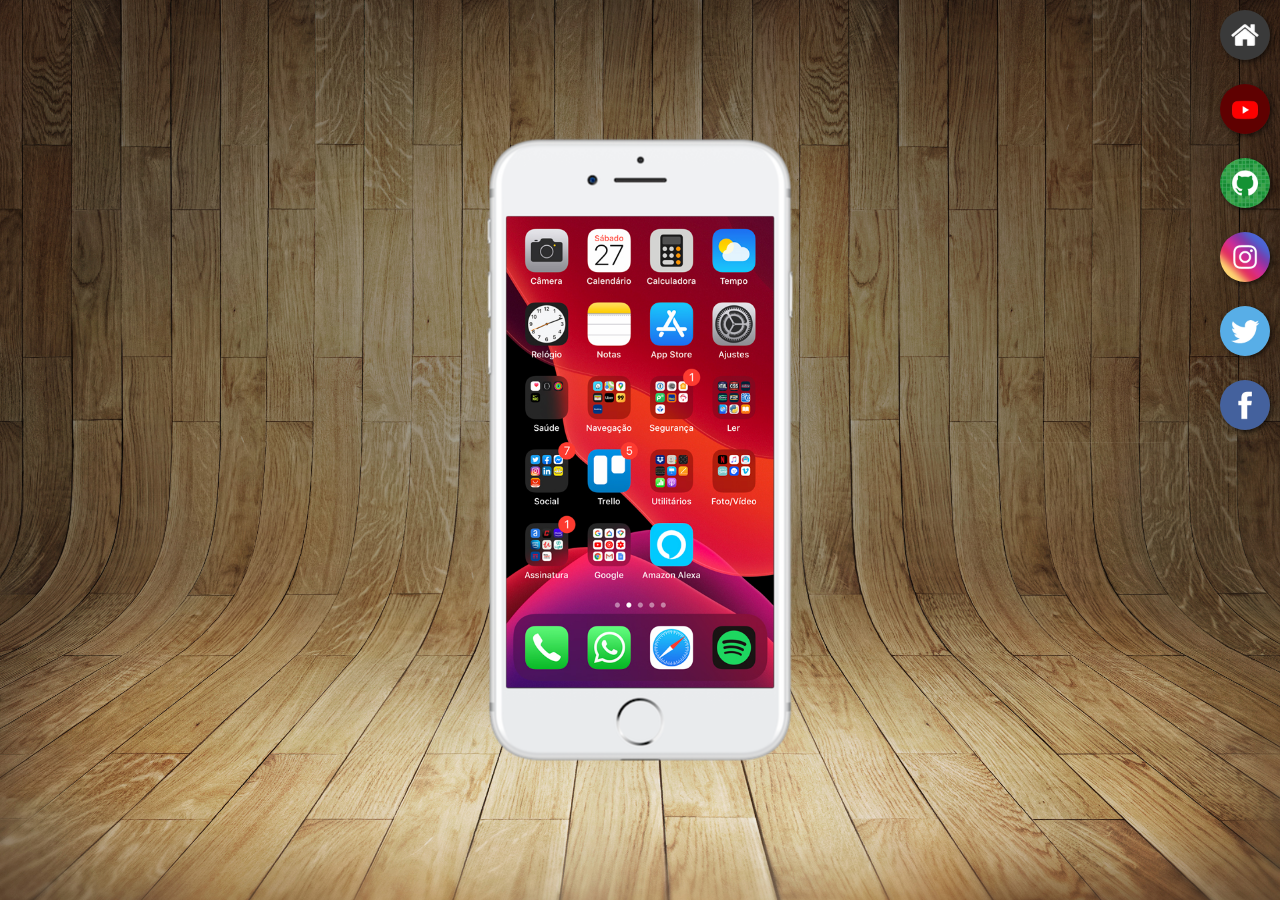
<file: index.html>
<!DOCTYPE html>
<html lang="pt-br">
<head>
    <meta charset="UTF-8">
    <meta name="viewport" content="width=device-width, initial-scale=1.0">
    <link rel="stylesheet" href="estilos/style.css">
    <link rel="shortcut icon" href="imagens/favicon.ico" type="image/x-icon">
    <title>Projeto Redes socias</title>
</head>
<body>
    <main>
        <section id="telefone">
            <iframe name="social" id="social" src="" frameborder="0">
                Seu disposito não é compativel com esse conteúdo
            </iframe>
        </section>  
        <section id="social">
            <a href="social/home.html" target="social"><img src="imagens/logo-home.jpg" alt="Home"></a><br>
            <a href="social/youtube.html" target="social"><img src="imagens/logo-youtube.jpg" alt="Youtube"></a><br>
            <a href="social/github.html" target="social"><img src="imagens/logo-github.jpg" alt="Github"></a><br>
            <a href="social/instagram.html" target="social"><img src="imagens/logo-instagram.jpg" alt="Instagram"></a><br>
            <a href="social/twitter.html" target="social"><img src="imagens/logo-twitter.jpg" alt="Twitter"></a><br>
            <a href="social/facebook.html" target="social"><img src="imagens/logo-facebook.jpg" alt="Facebook"></a>
        </section>
    </main>
</body>
</html>
</file>
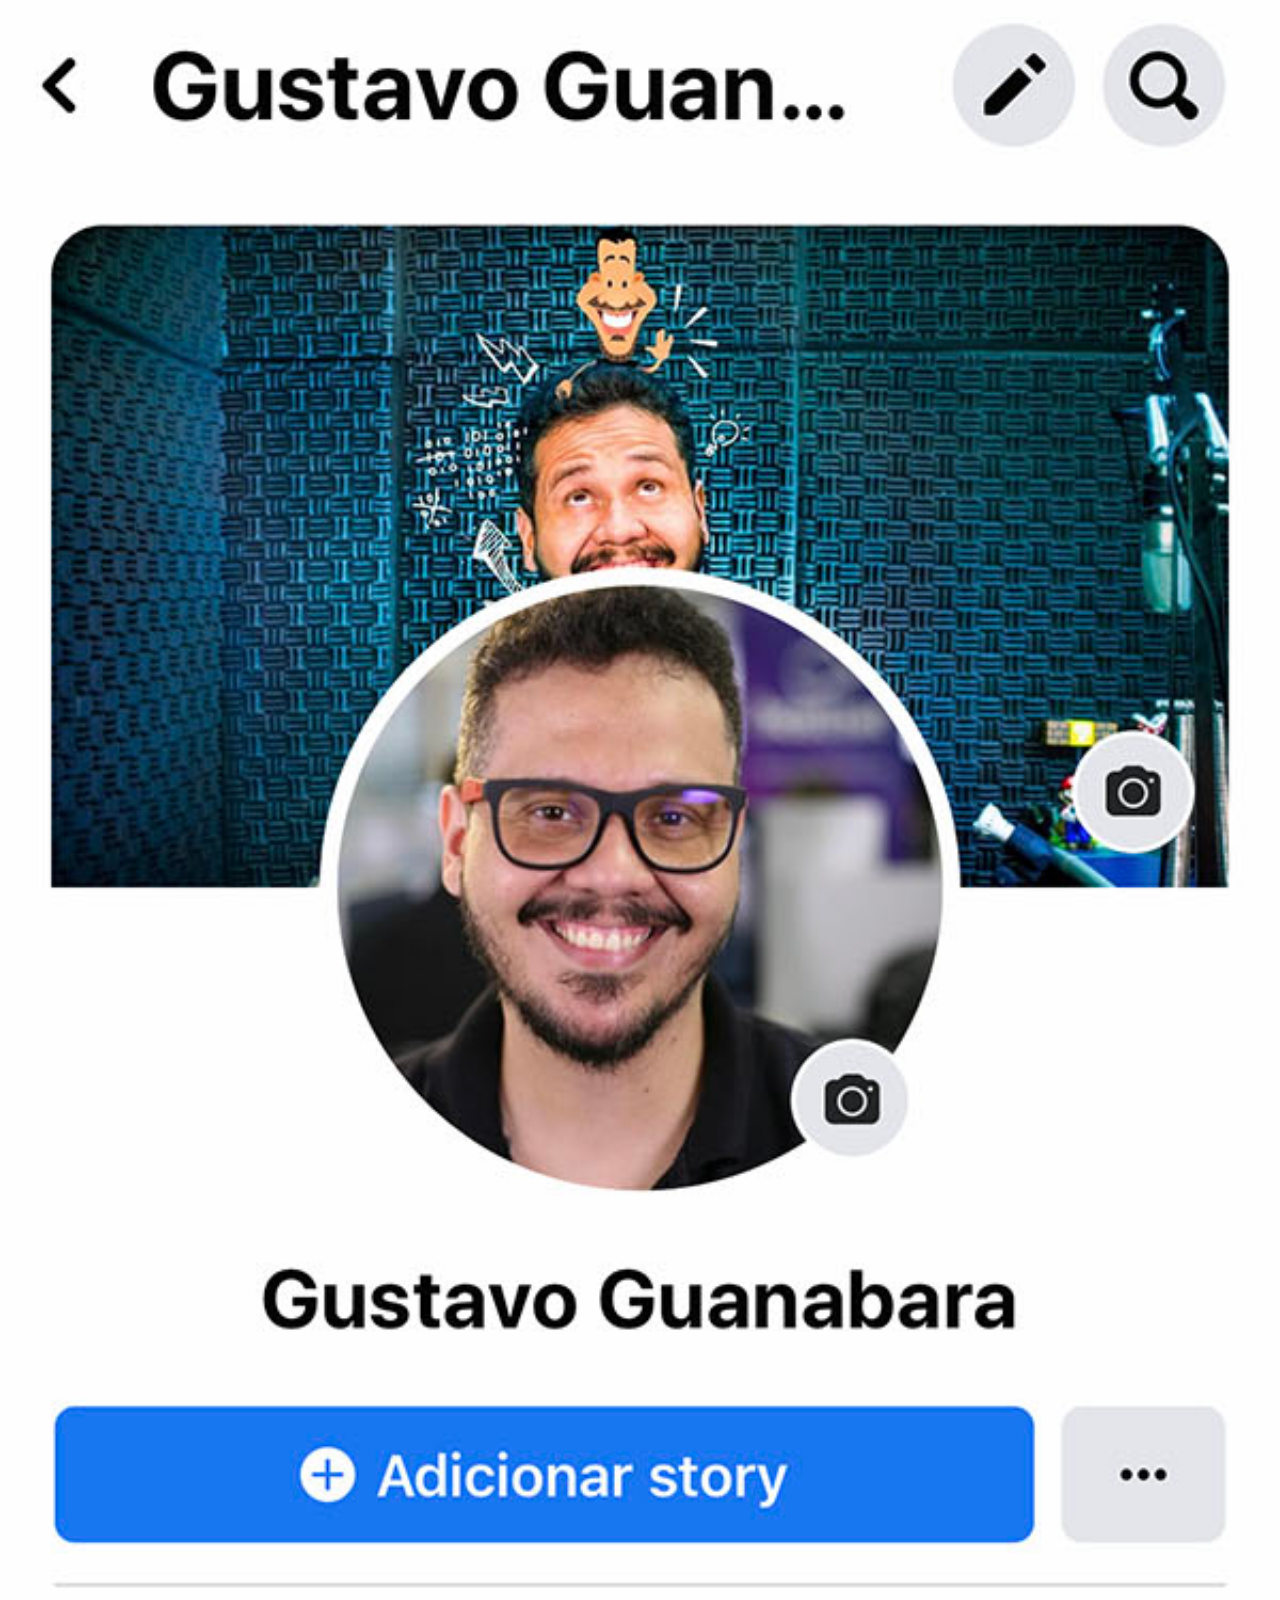
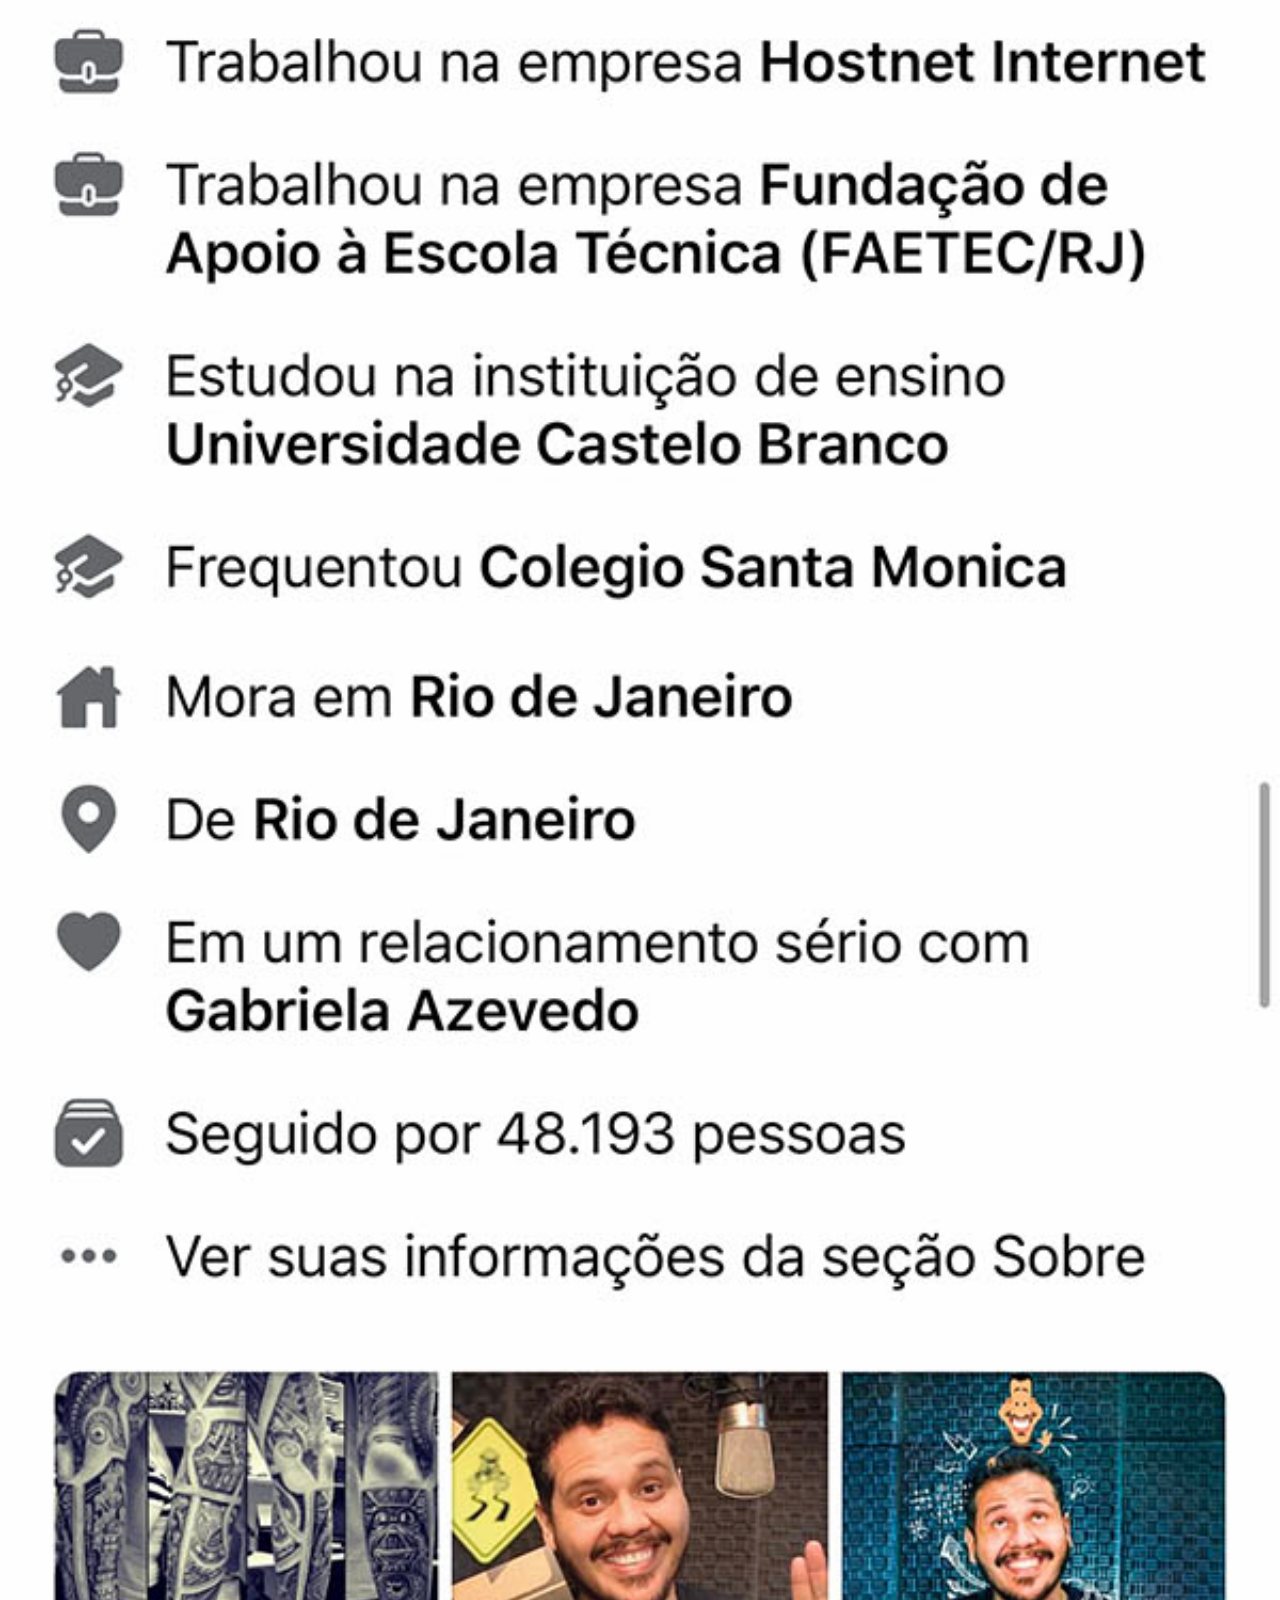
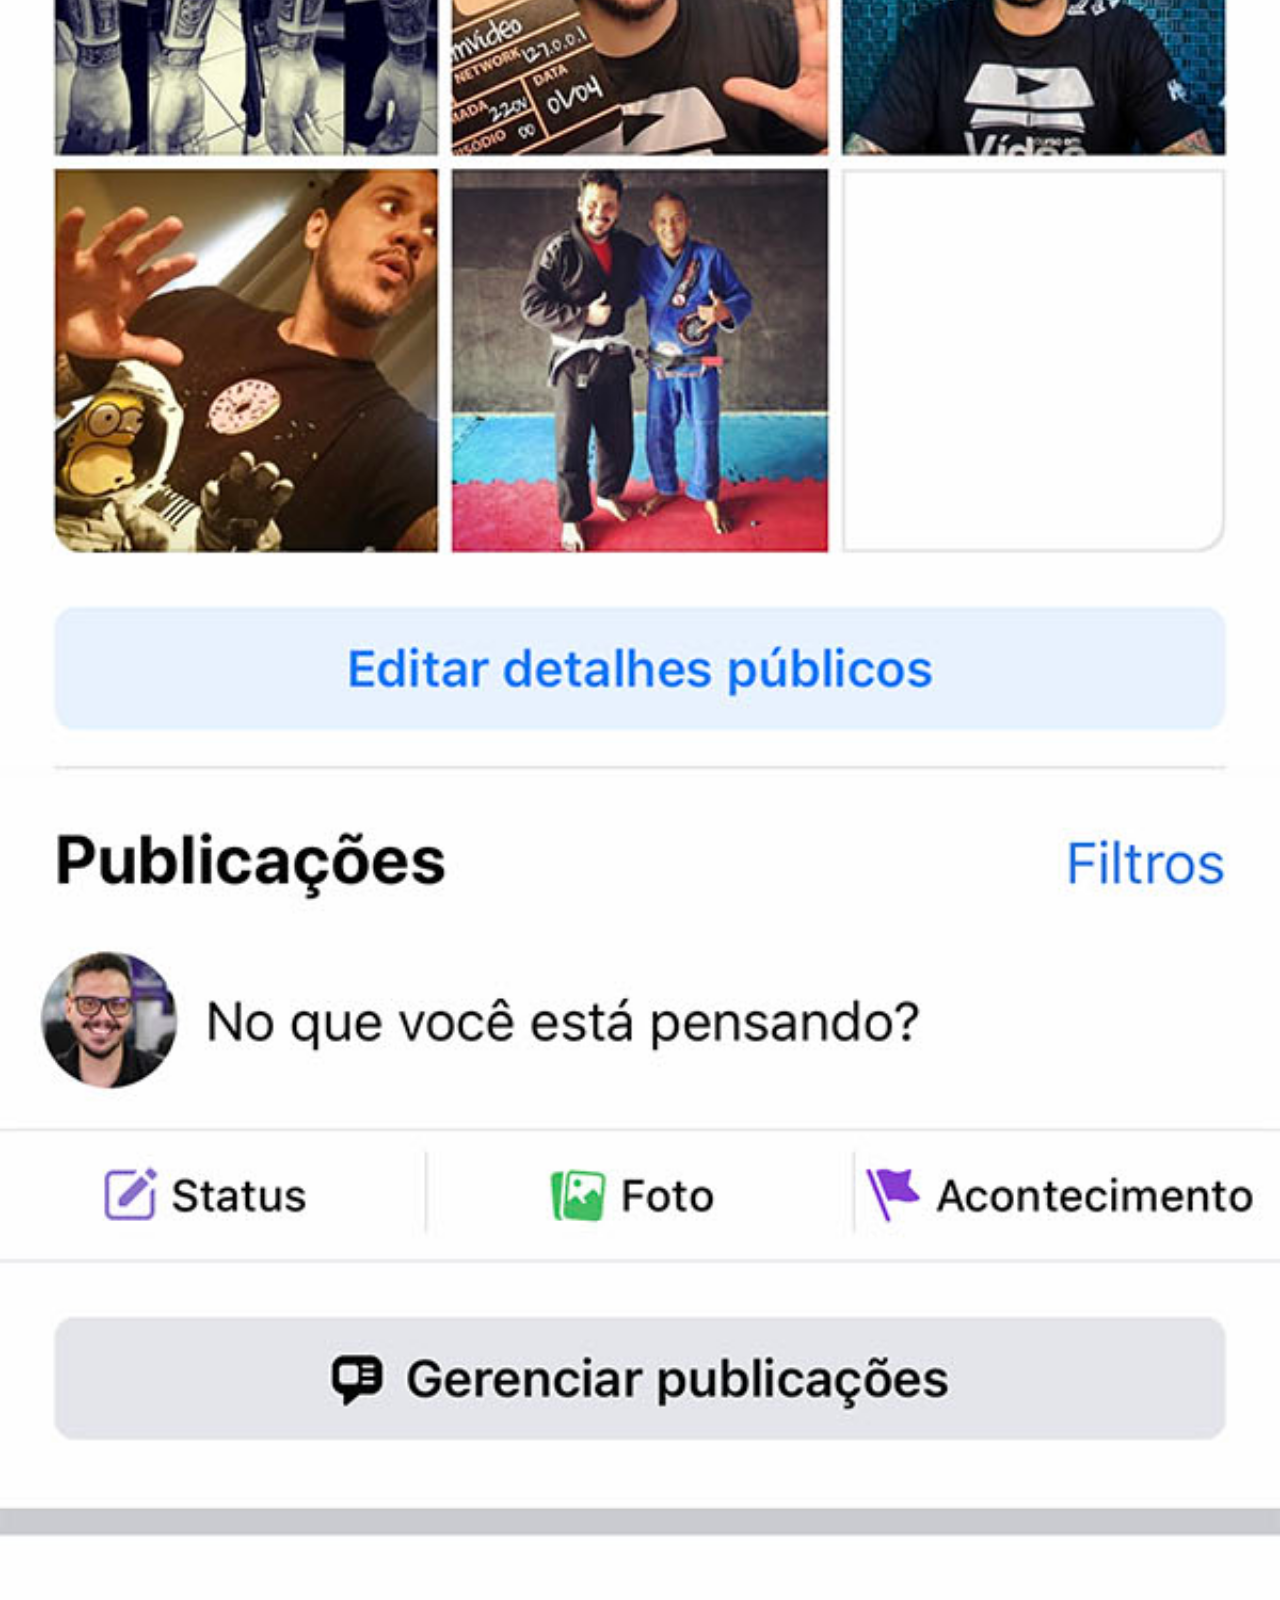
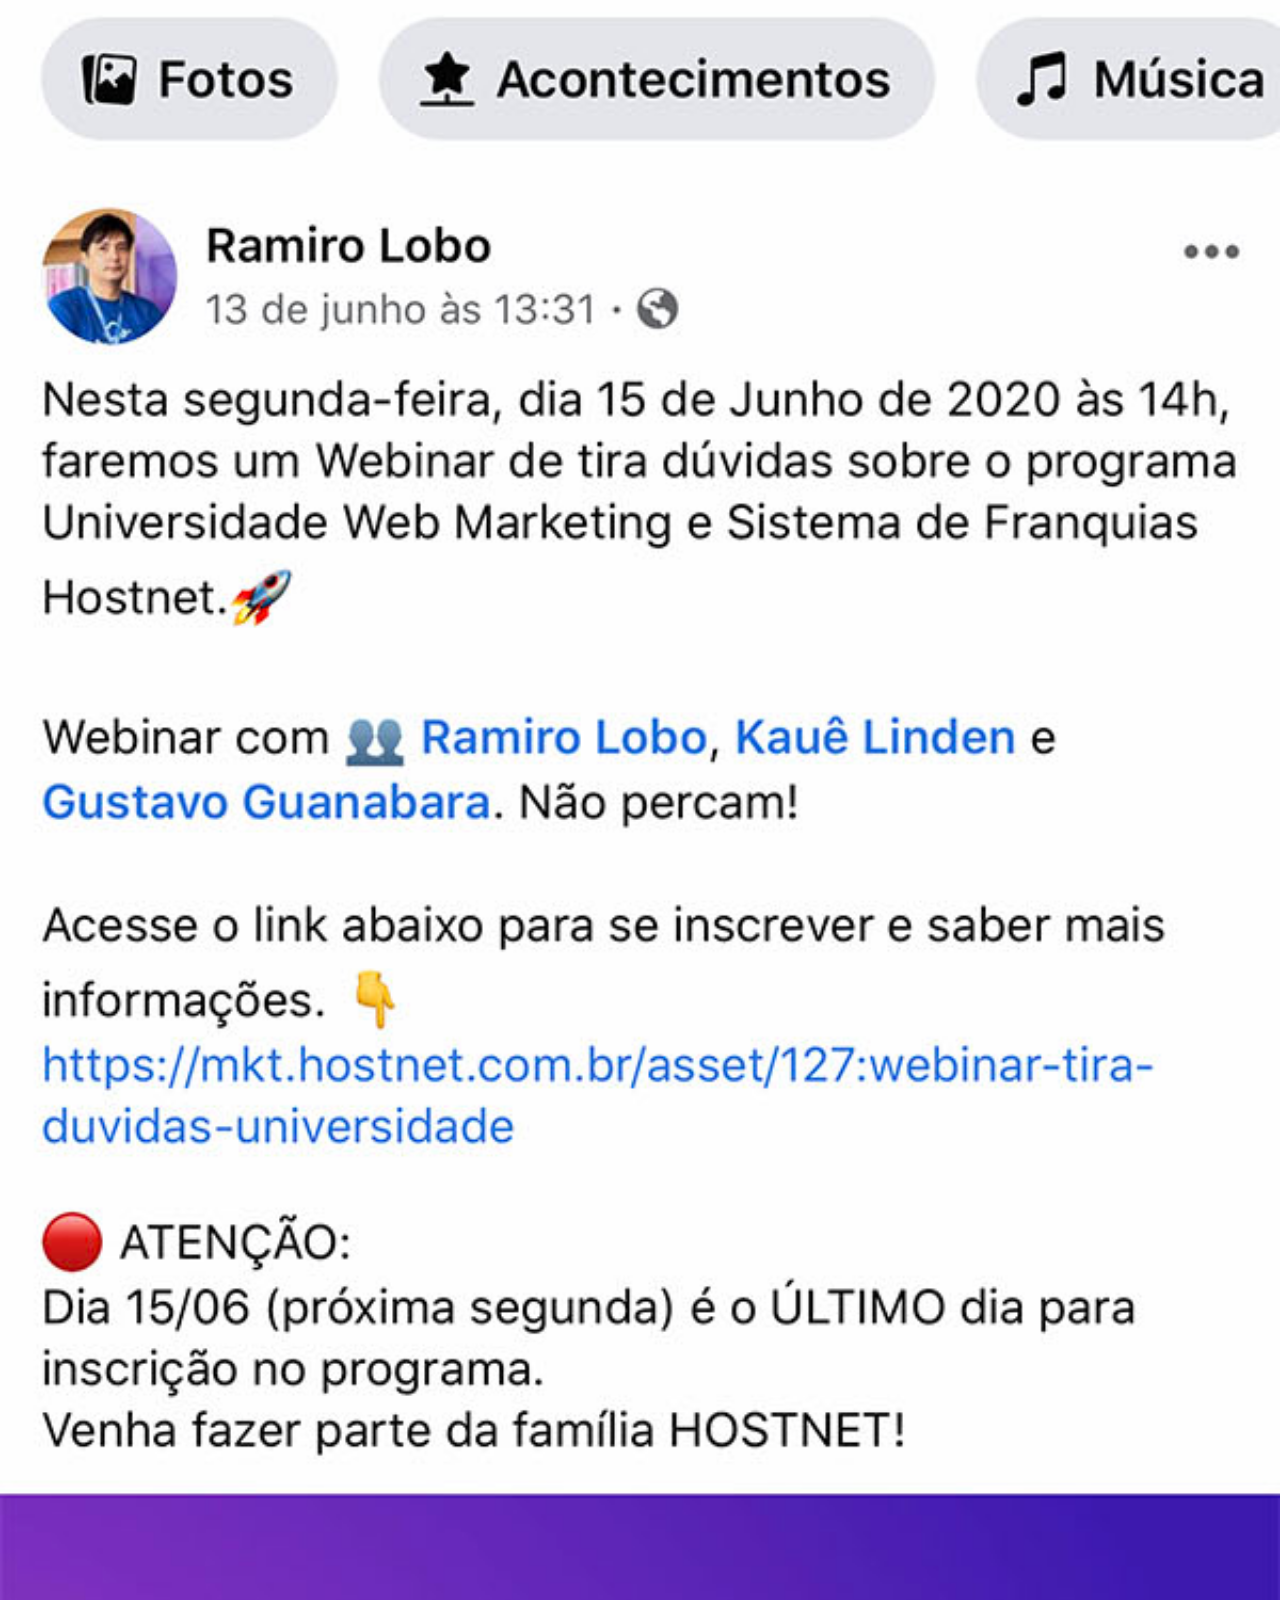
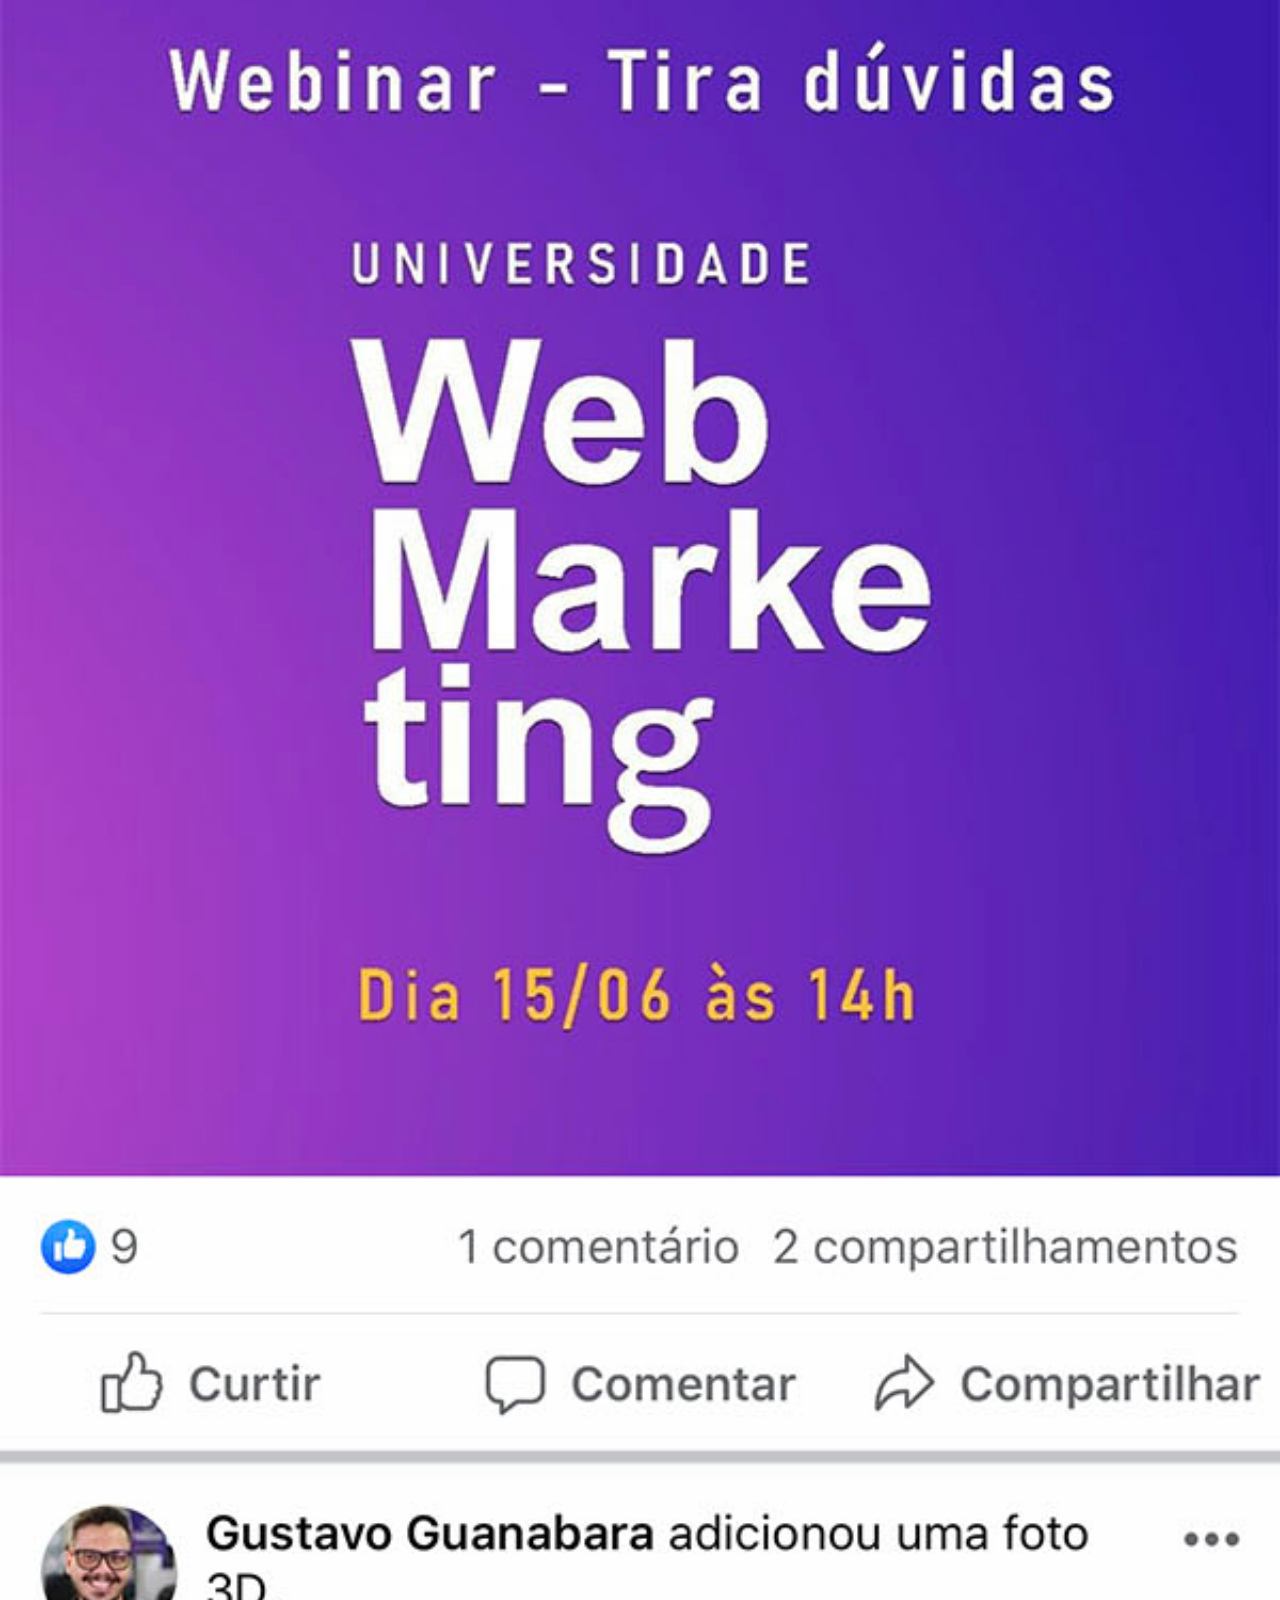
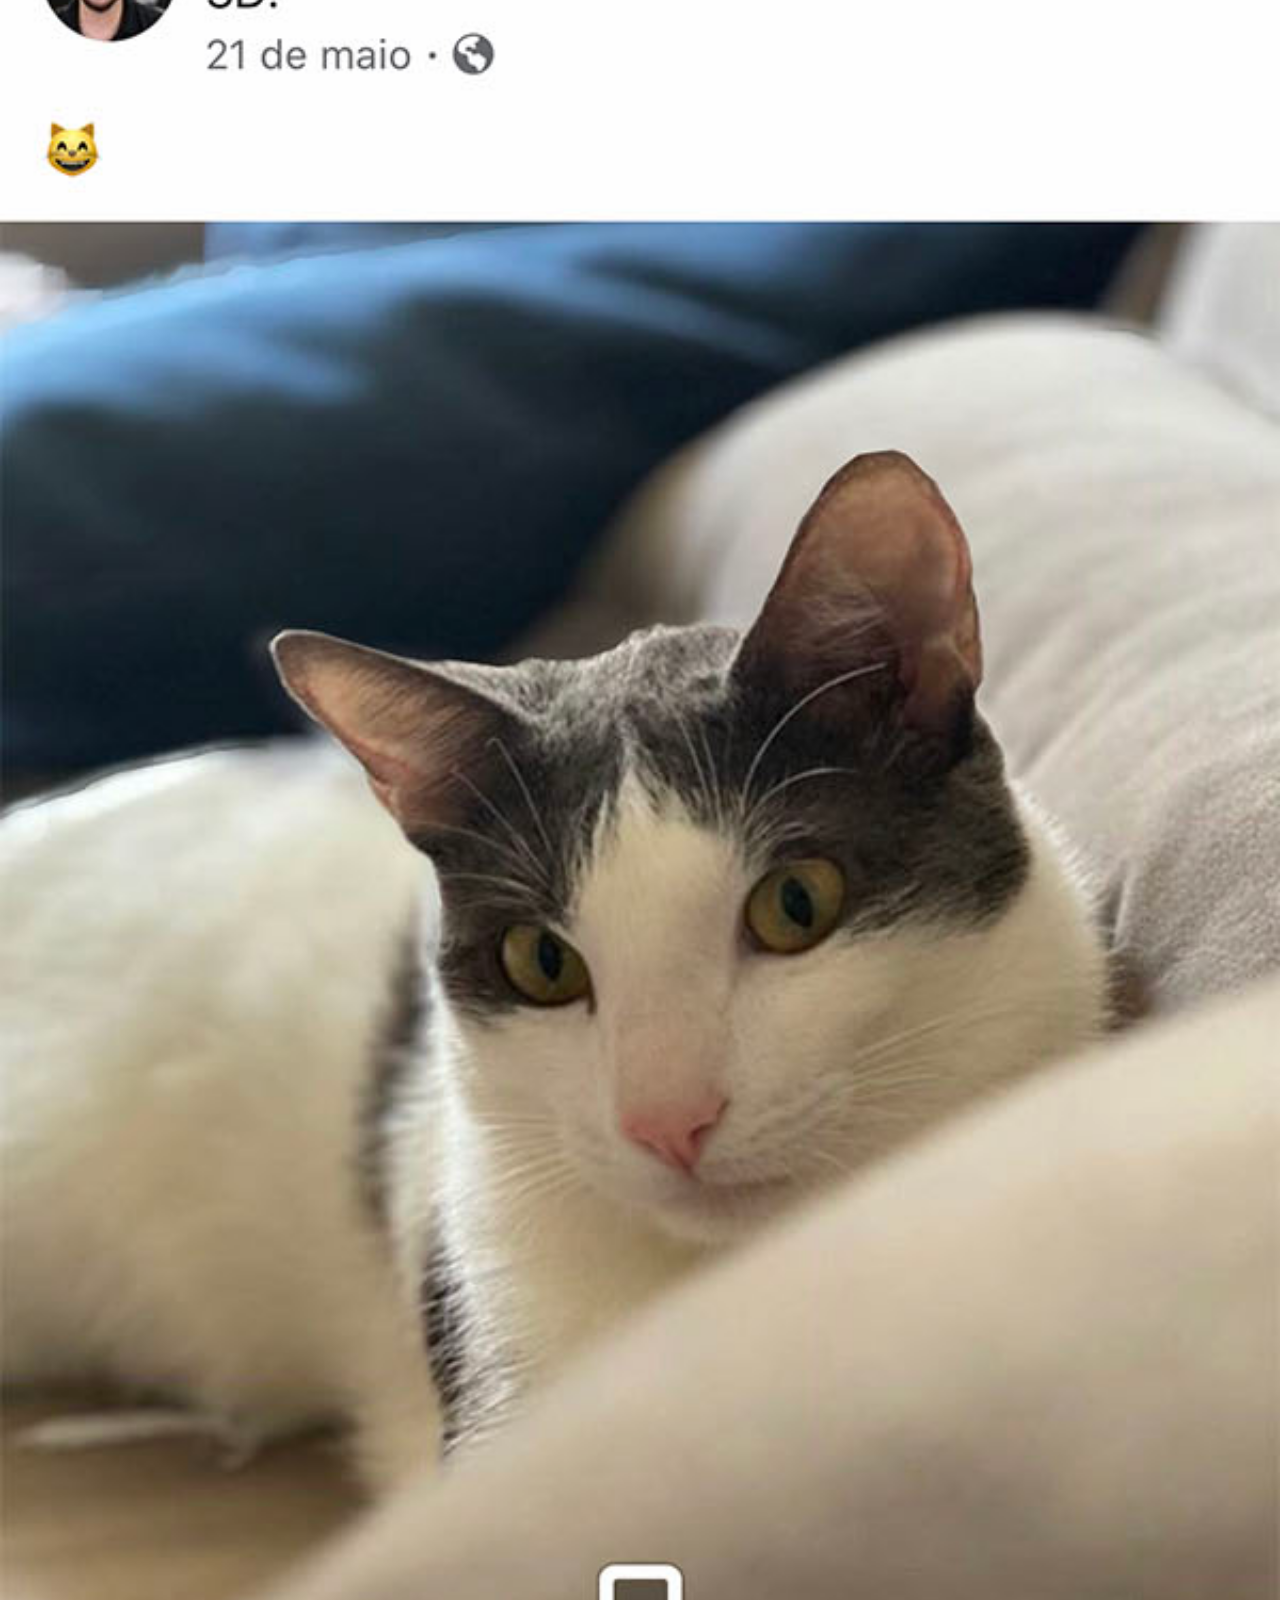
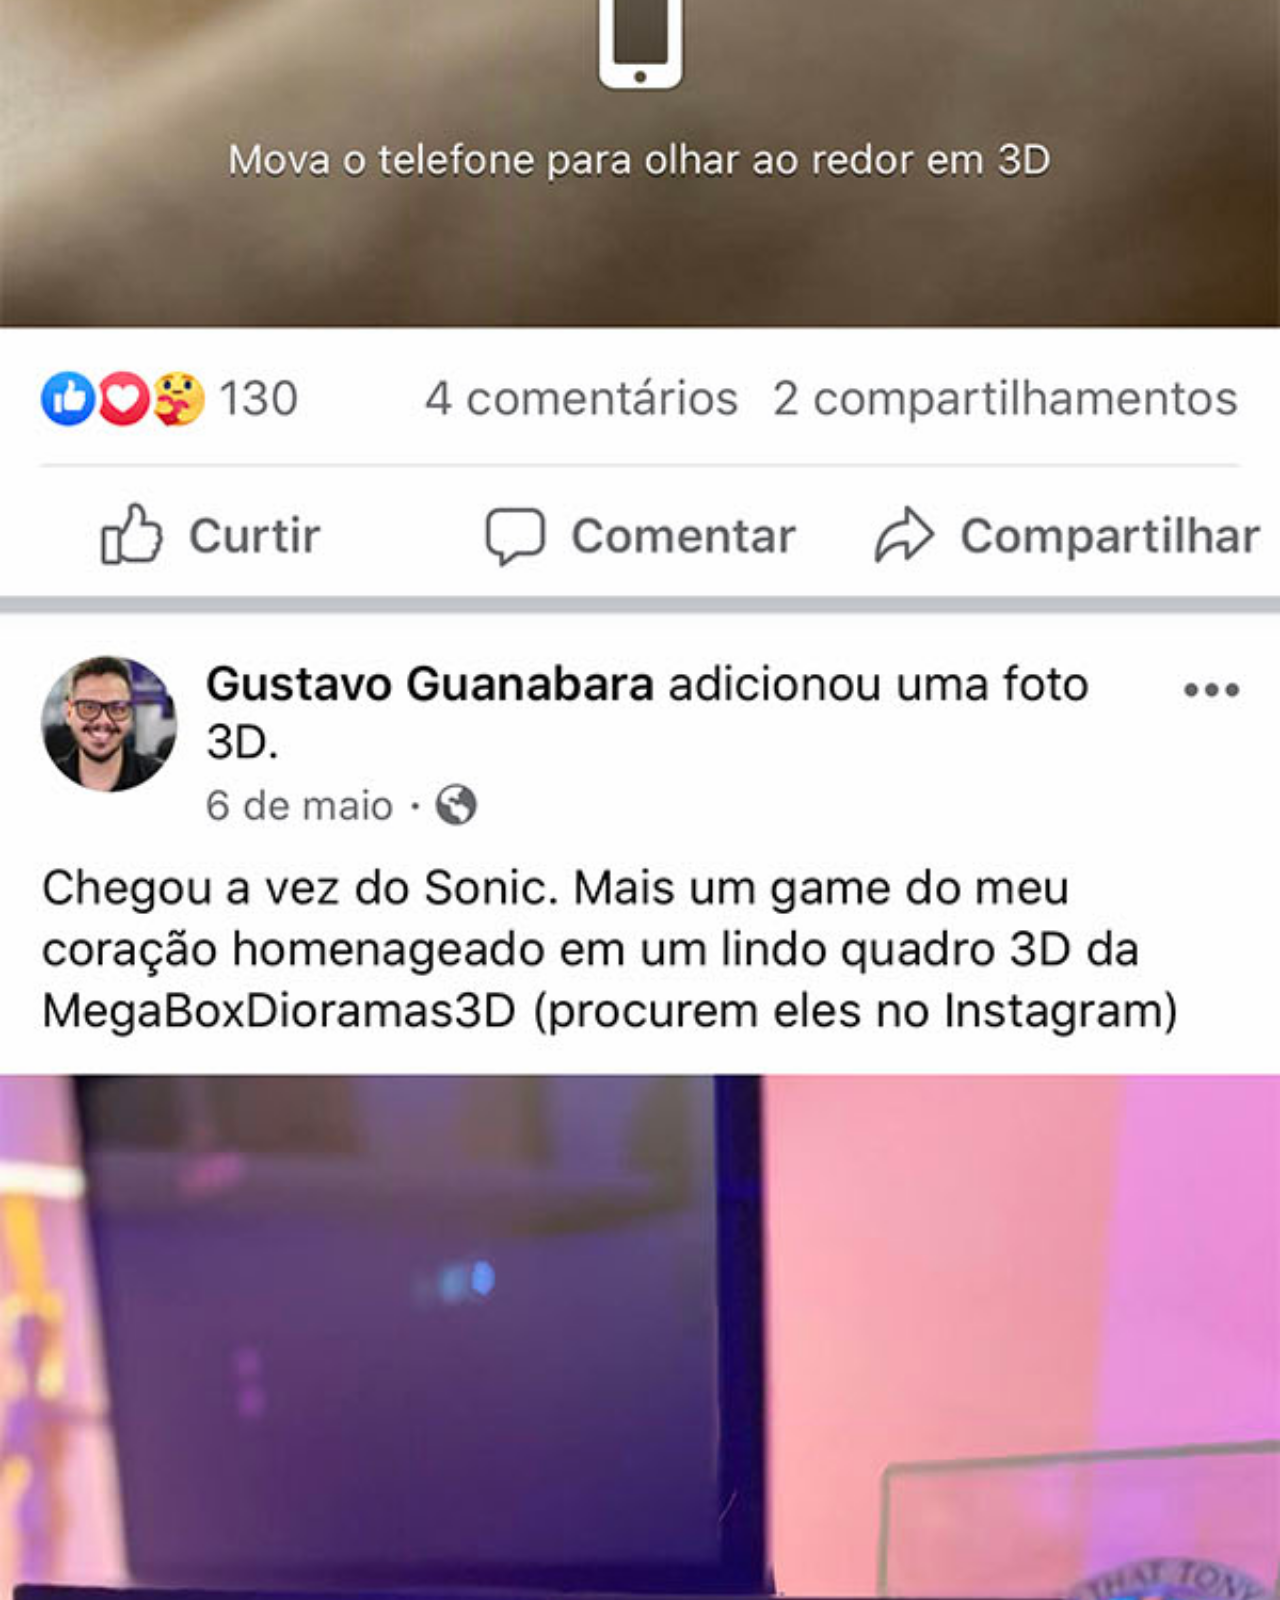
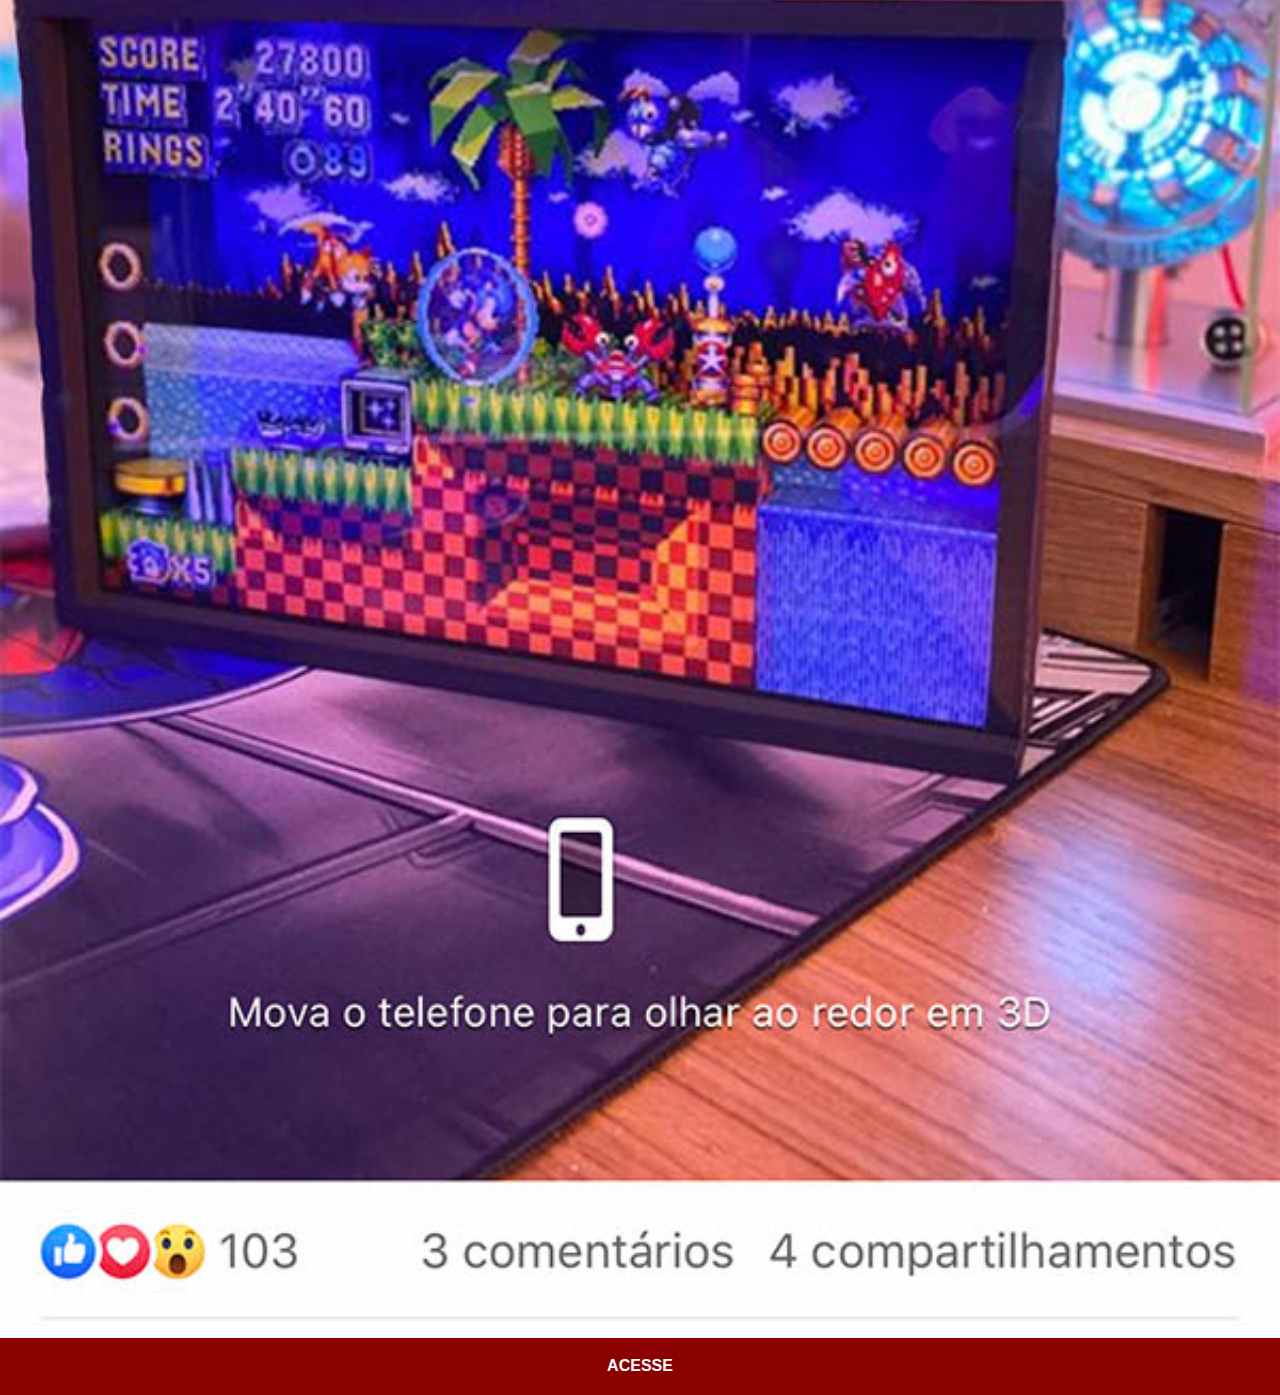
<file: social/facebook.html>
<!DOCTYPE html>
<html lang="pt-br">
<head>
    <meta charset="UTF-8">
    <meta name="viewport" content="width=device-width, initial-scale=1.0">
    <link rel="stylesheet" href="../estilos/social.css">
    <title>Document</title>
</head>
<body>
    <img src="../imagens/tela-facebook.jpg" alt="frame facebook">
    <a href="https://www.facebook.com/gustavoguanabara/" target="_blank">ACESSE</a>
</body>
</html>
</file>
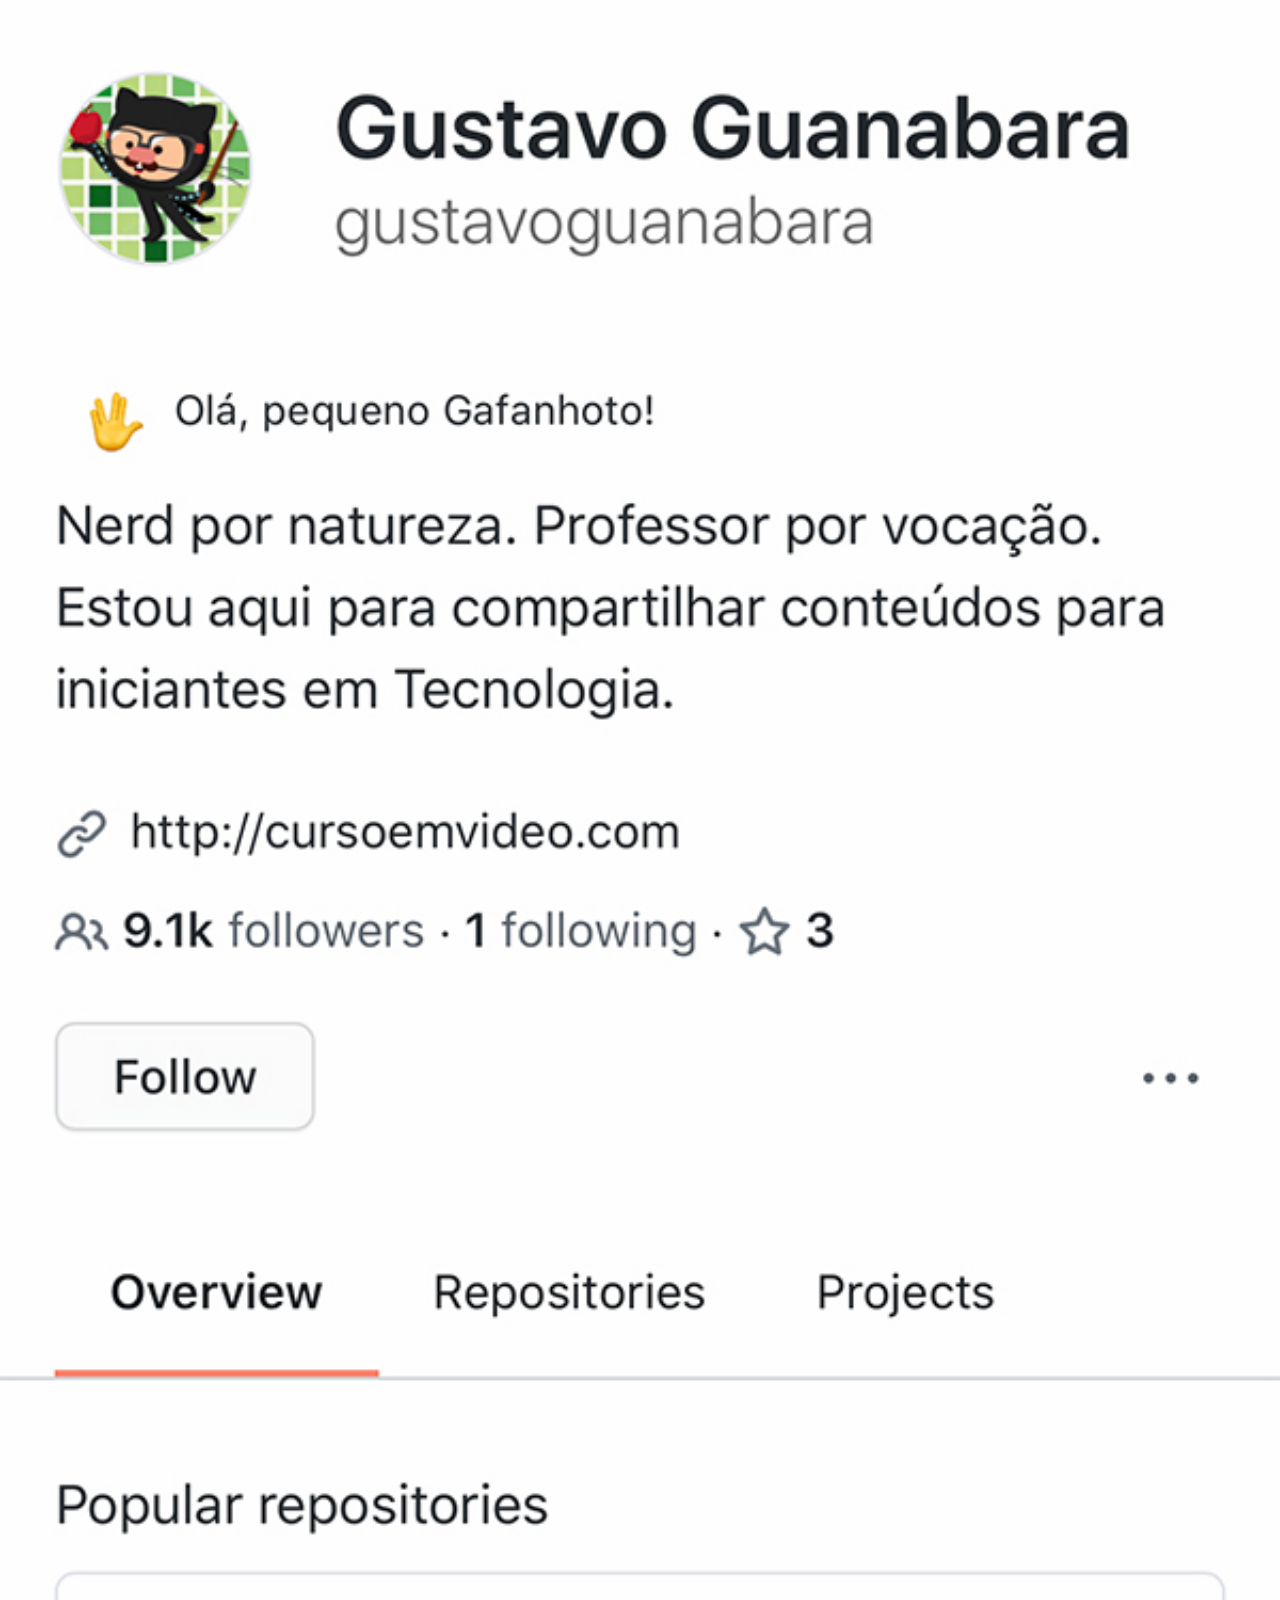
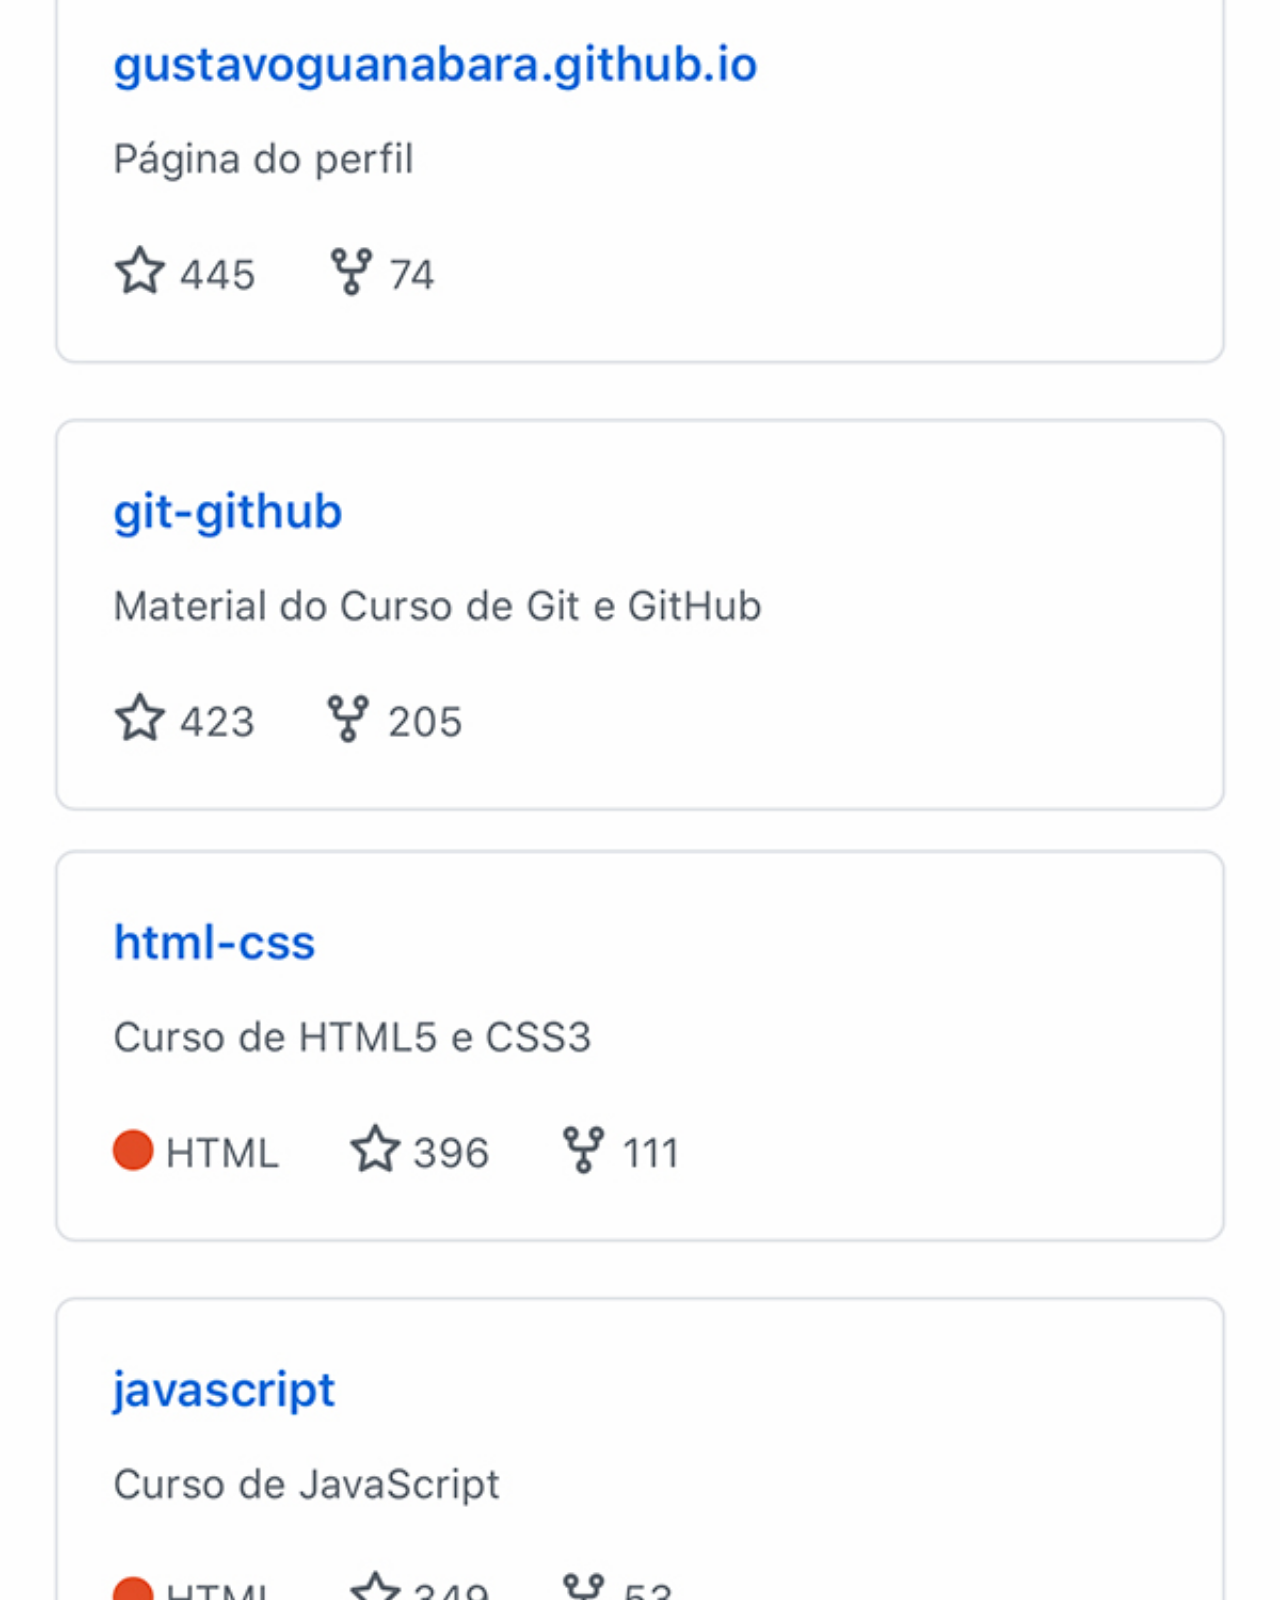
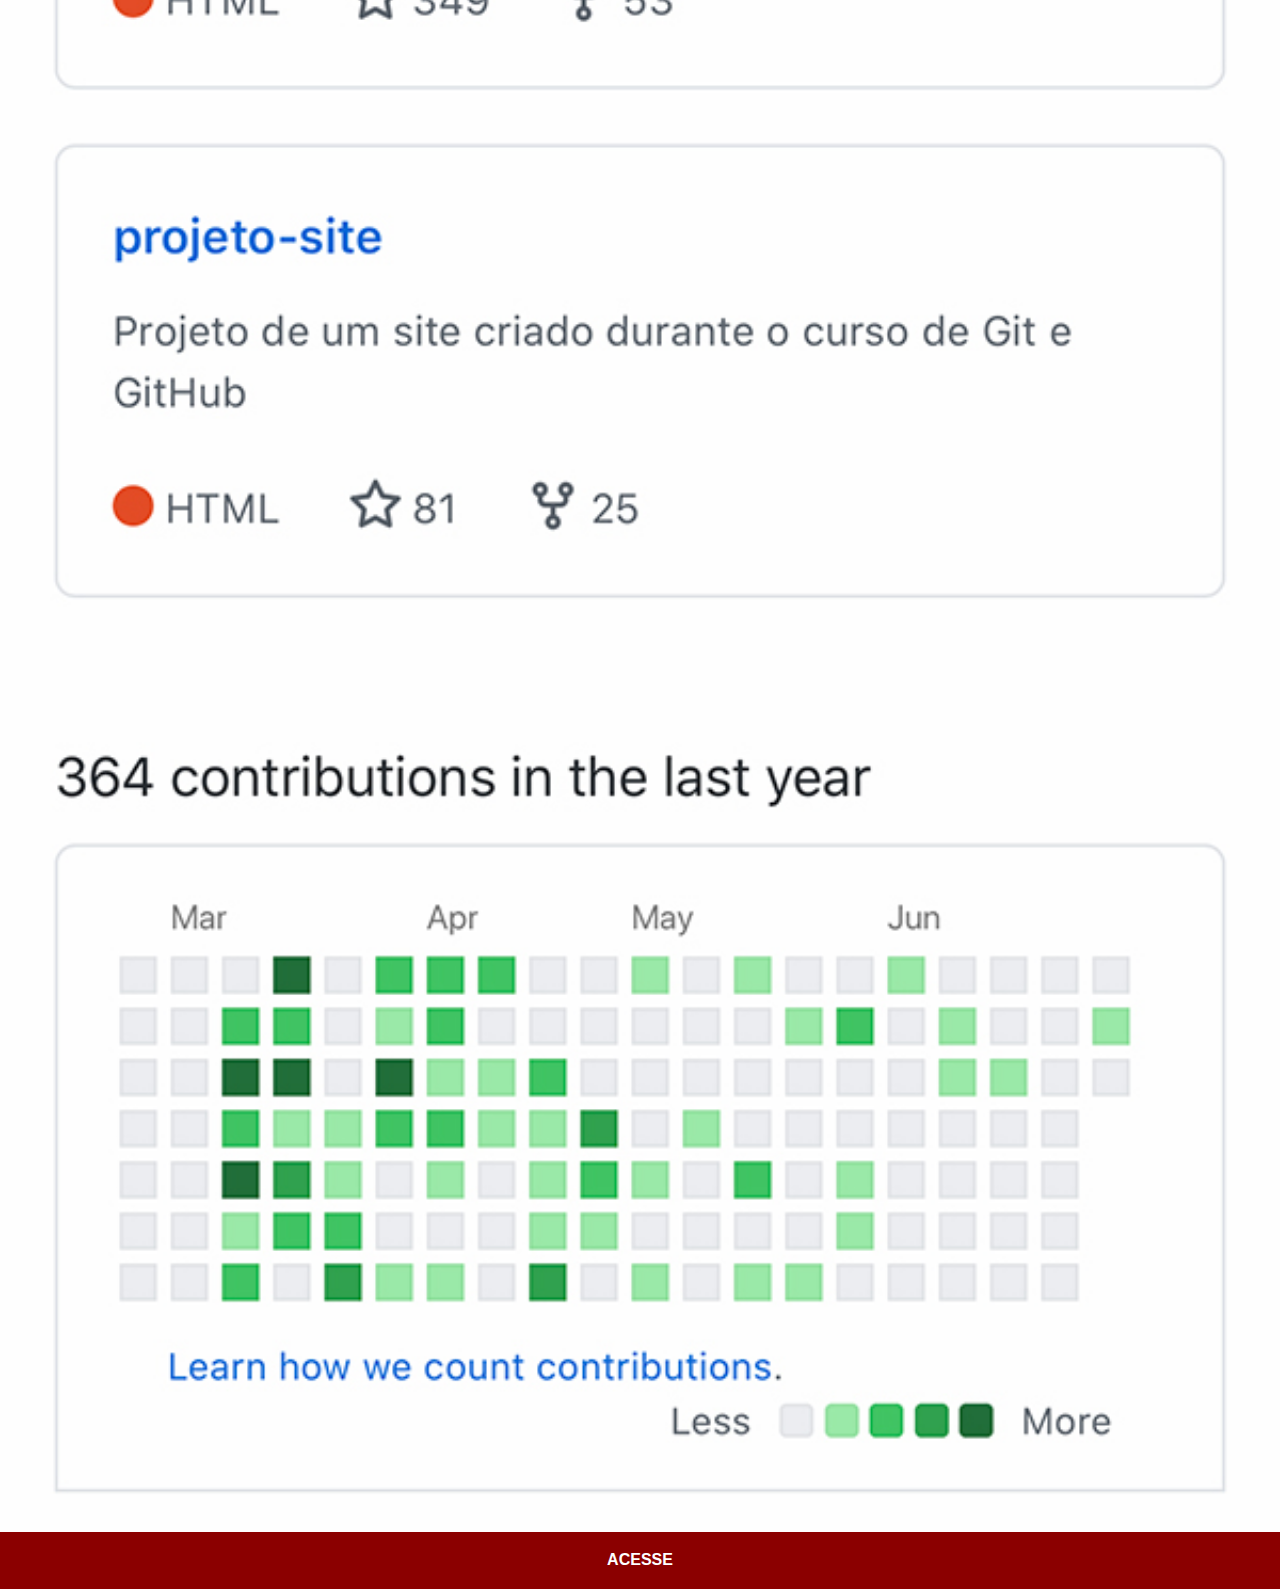
<file: social/github.html>
<!DOCTYPE html>
<html lang="pt-br">
<head>
    <meta charset="UTF-8">
    <meta name="viewport" content="width=device-width, initial-scale=1.0">
    <link rel="stylesheet" href="../estilos/social.css">
    <title>Document</title>
</head>
<body>
    <img src="../imagens/tela-github.jpg" alt="frame github">
    <a href="https://github.com/gustavoguanabara/" target="_blank">ACESSE</a>
</body>
</html>
</file>
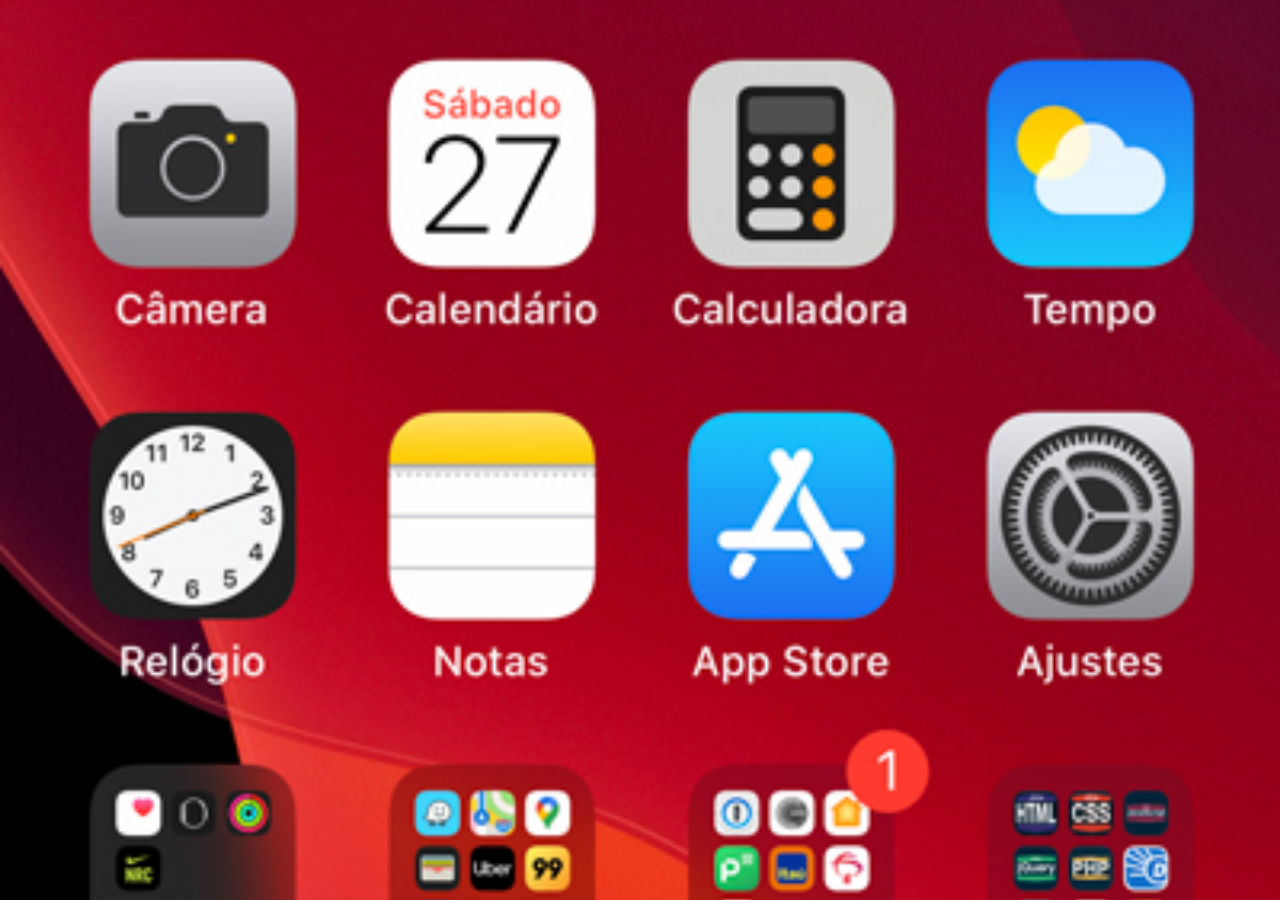
<file: social/home.html>
<!DOCTYPE html>
<html lang="pt-br">
<head>
    <meta charset="UTF-8">
    <meta name="viewport" content="width=device-width, initial-scale=1.0">
    <link rel="stylesheet" href="../estilos/social.css">
    <title>Document</title>
    <style>
        body{
            background: url(../imagens/tela-home.jpg) no-repeat;
            background-size: cover;
        }
    </style>
</head>
<body>
</body>
</html>
</file>
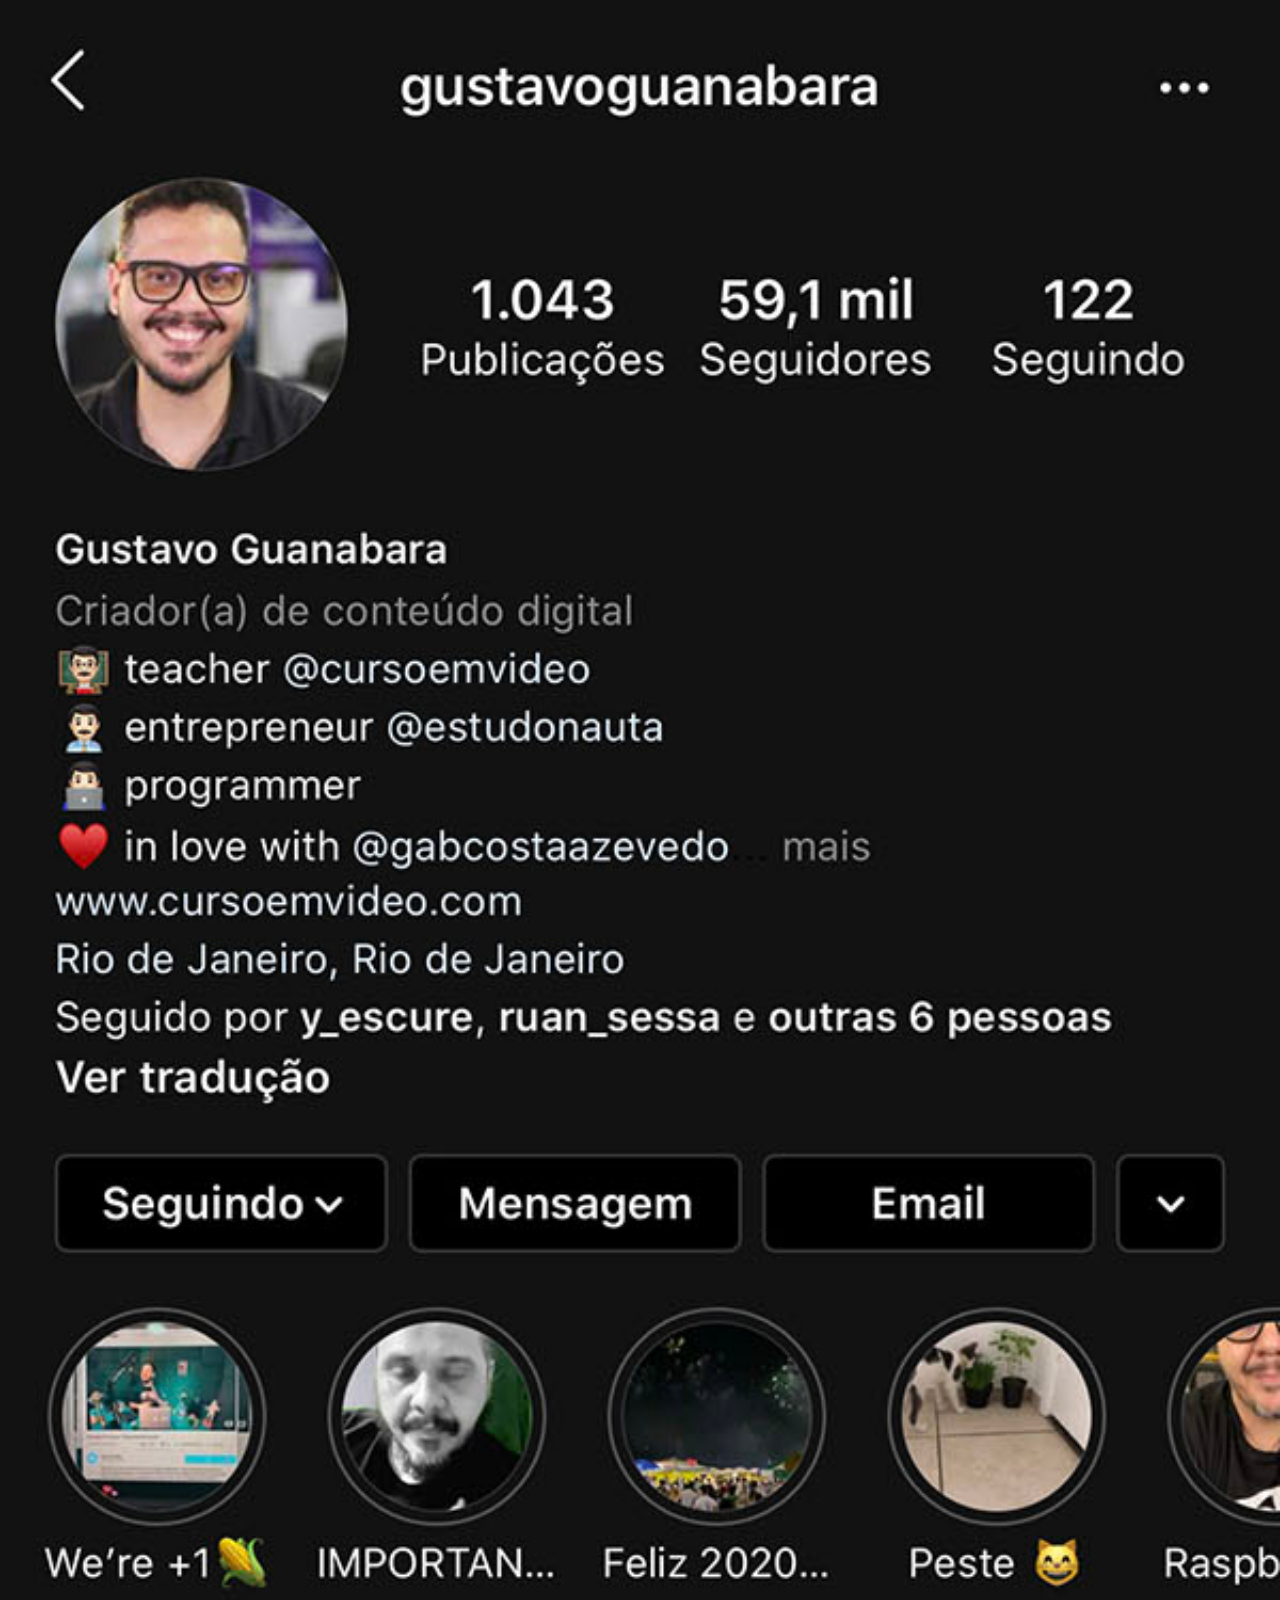
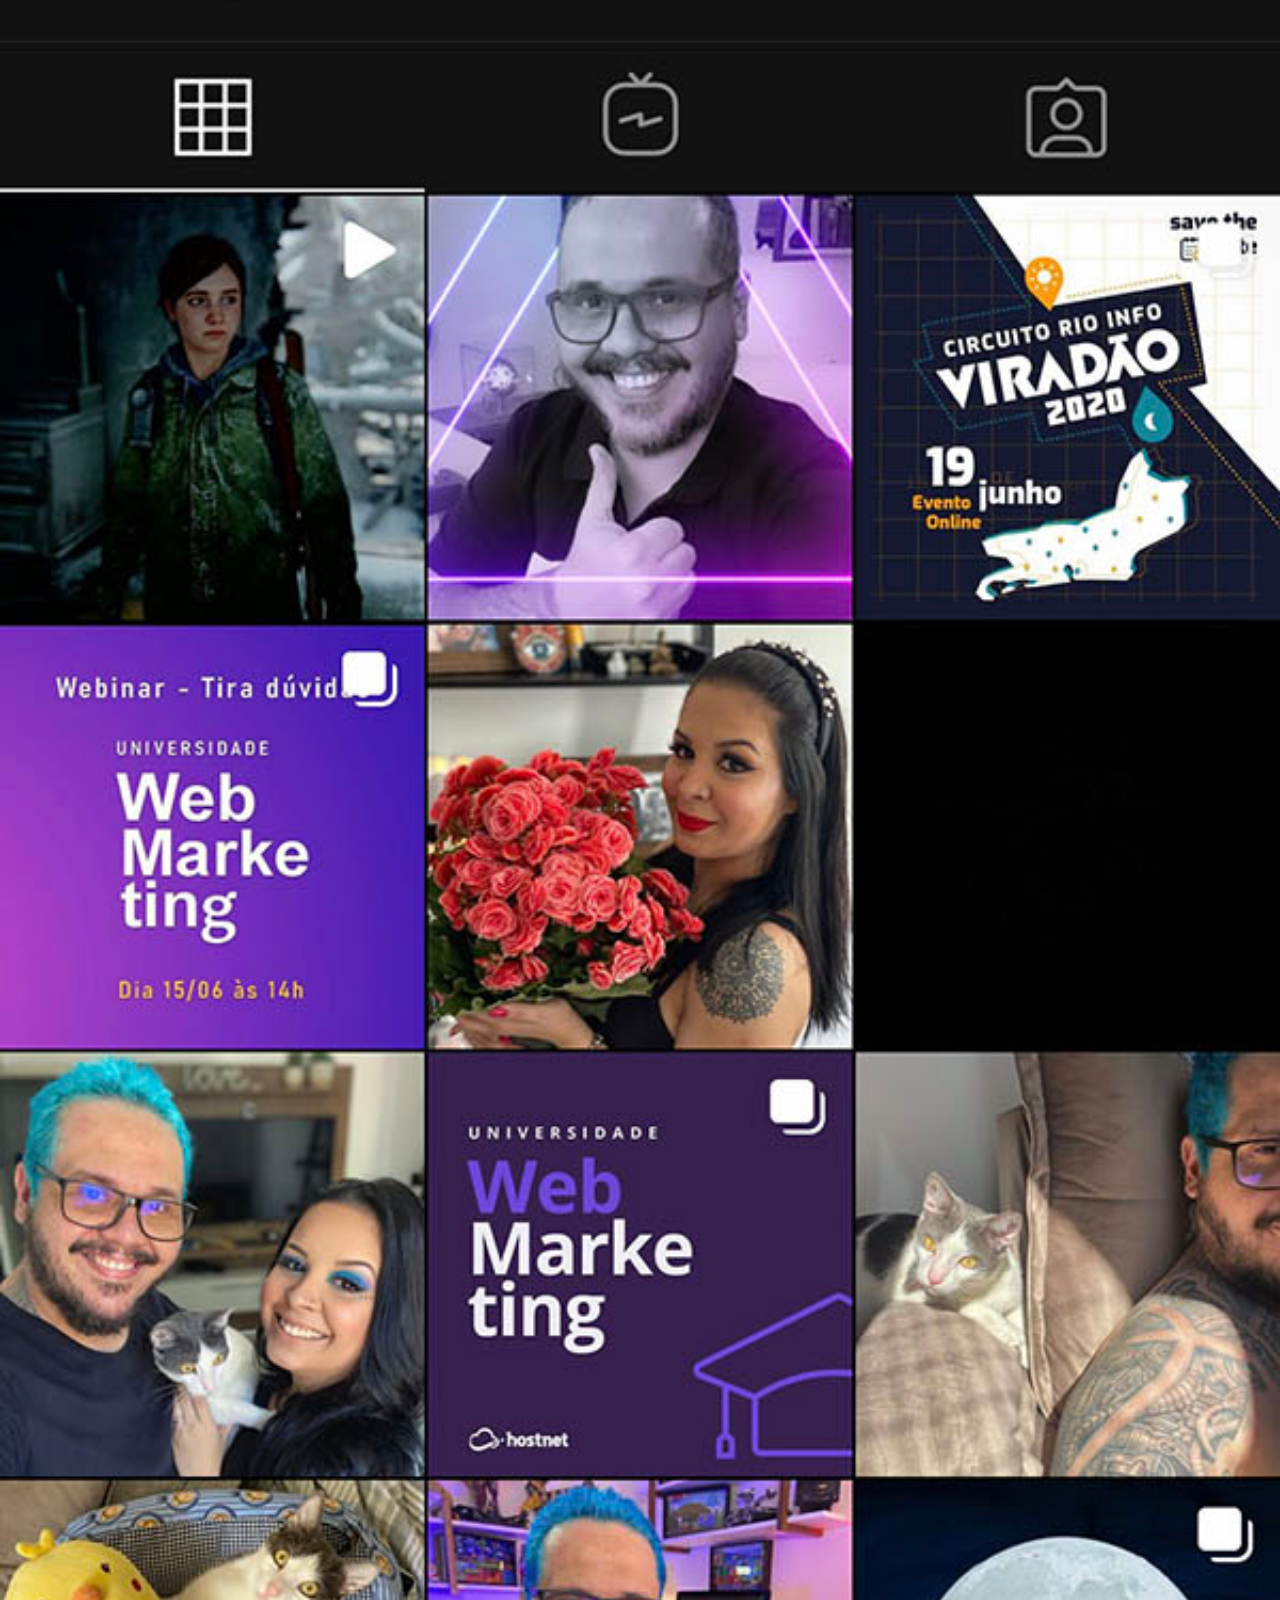
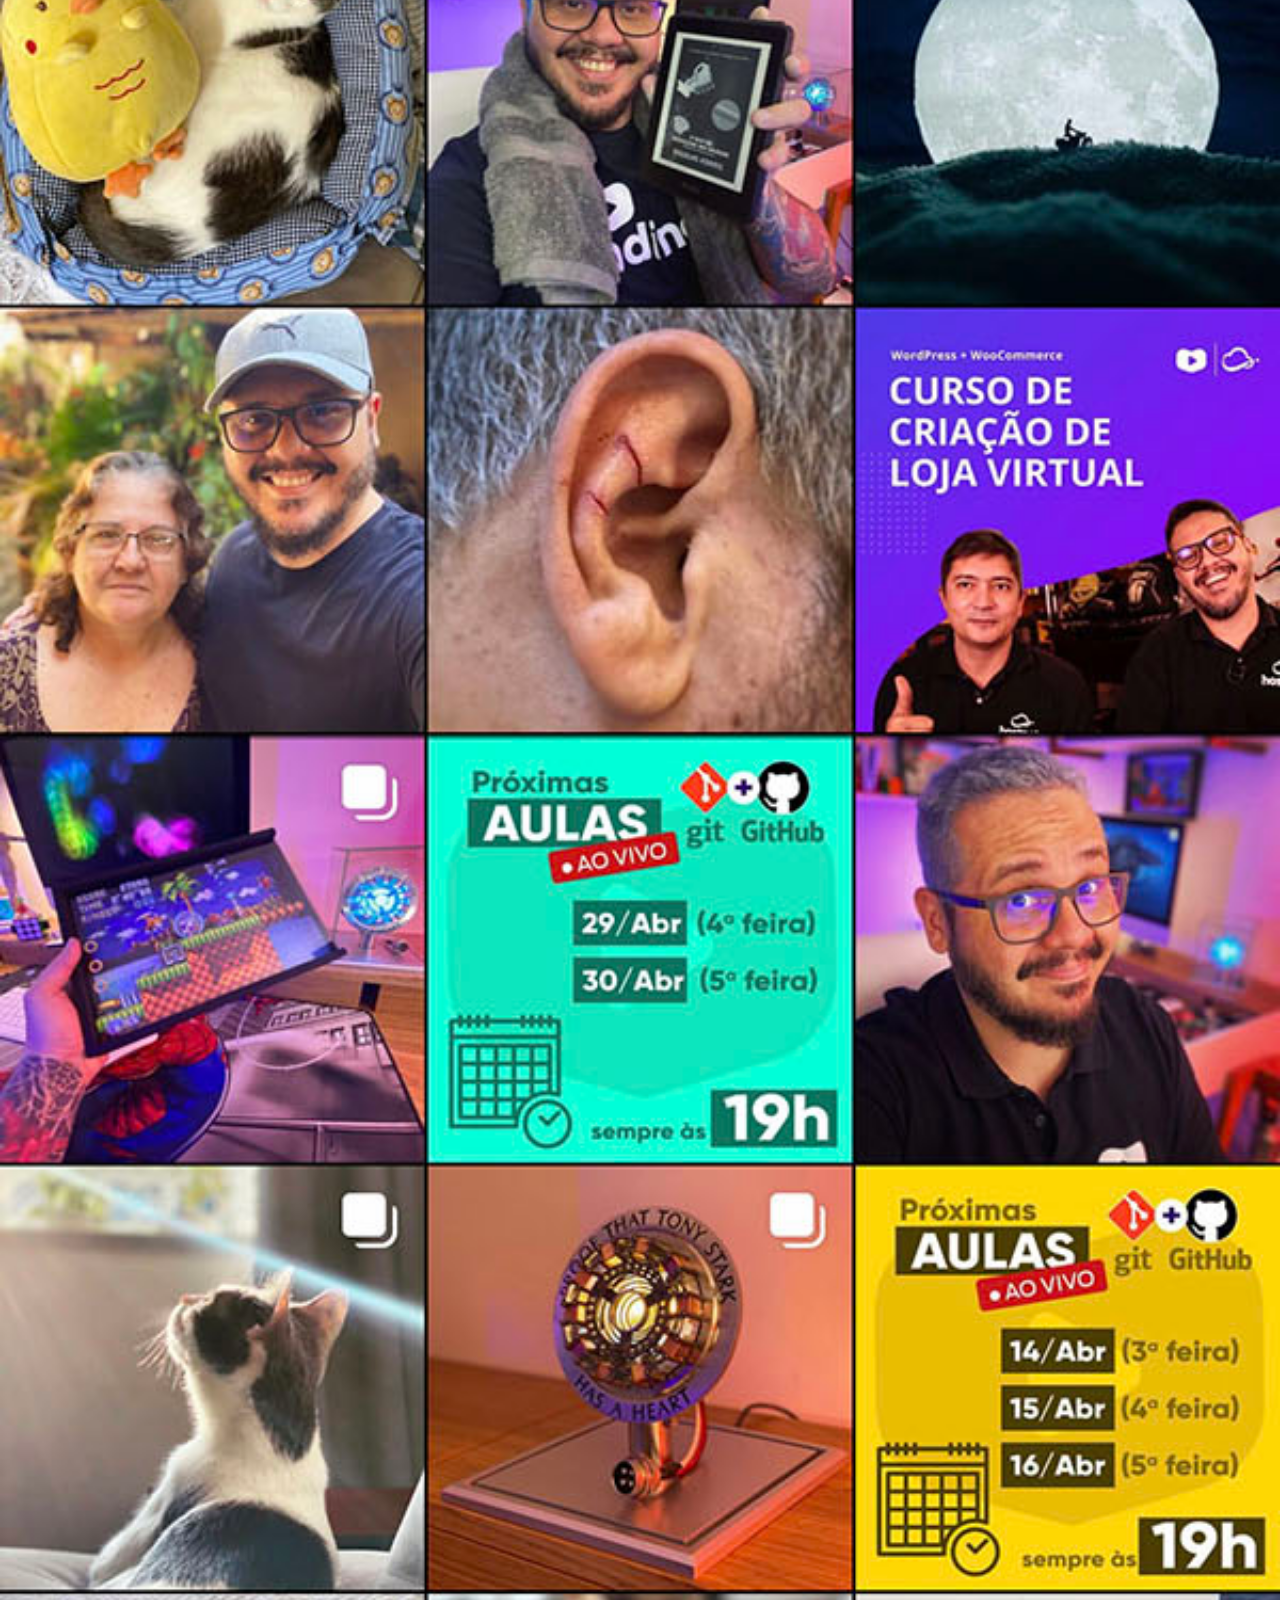
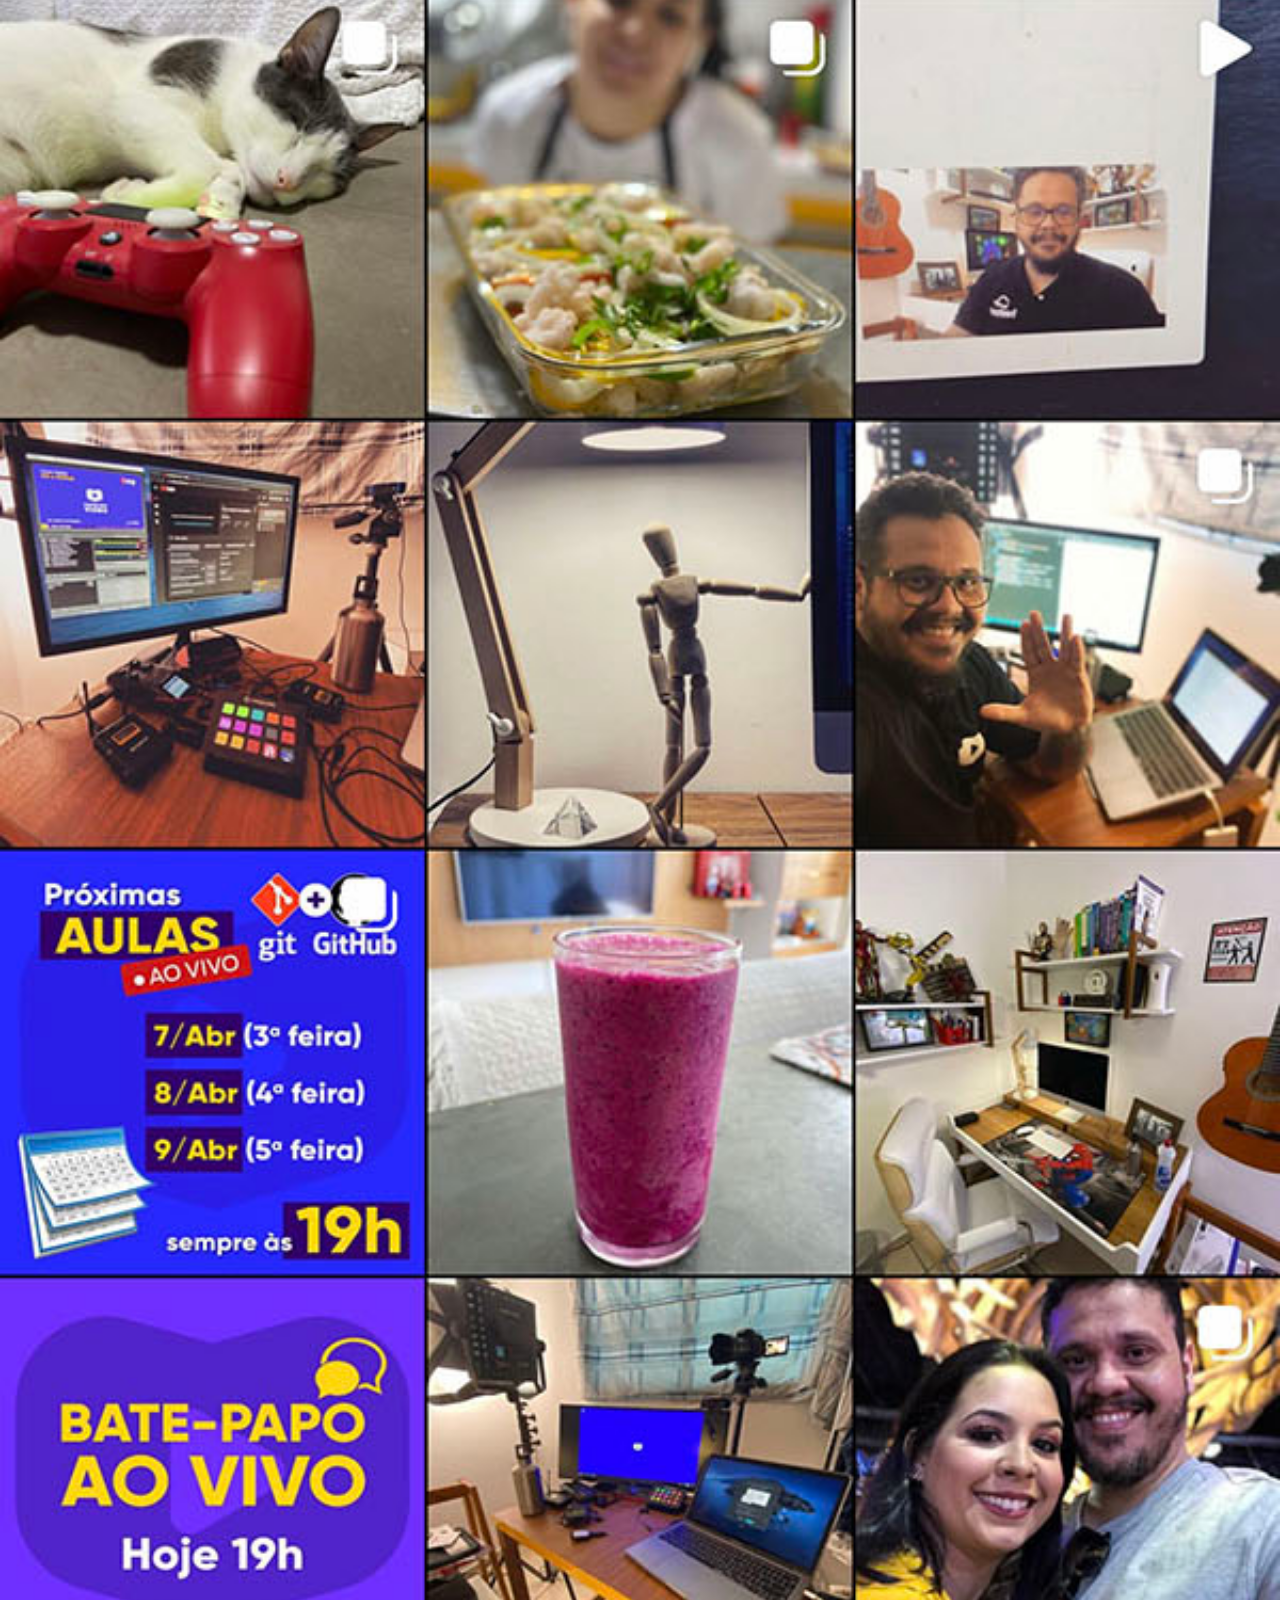
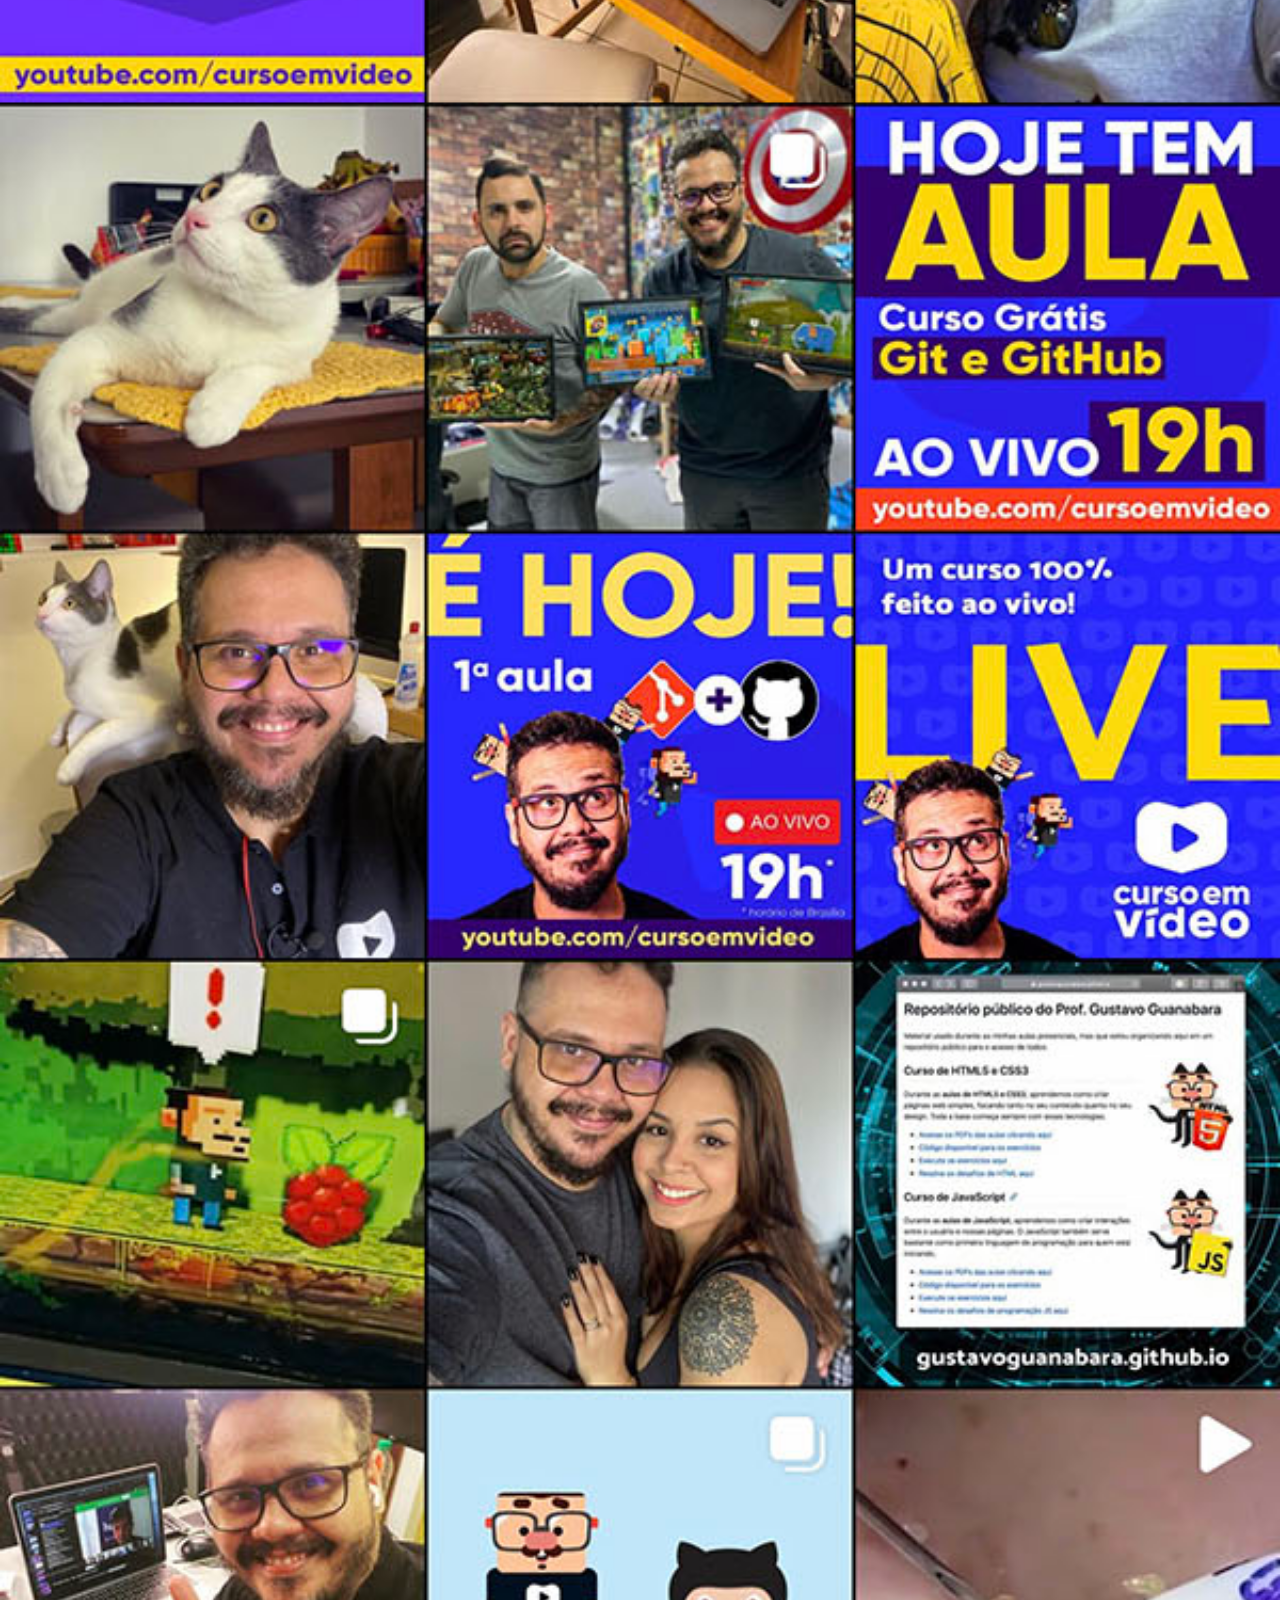
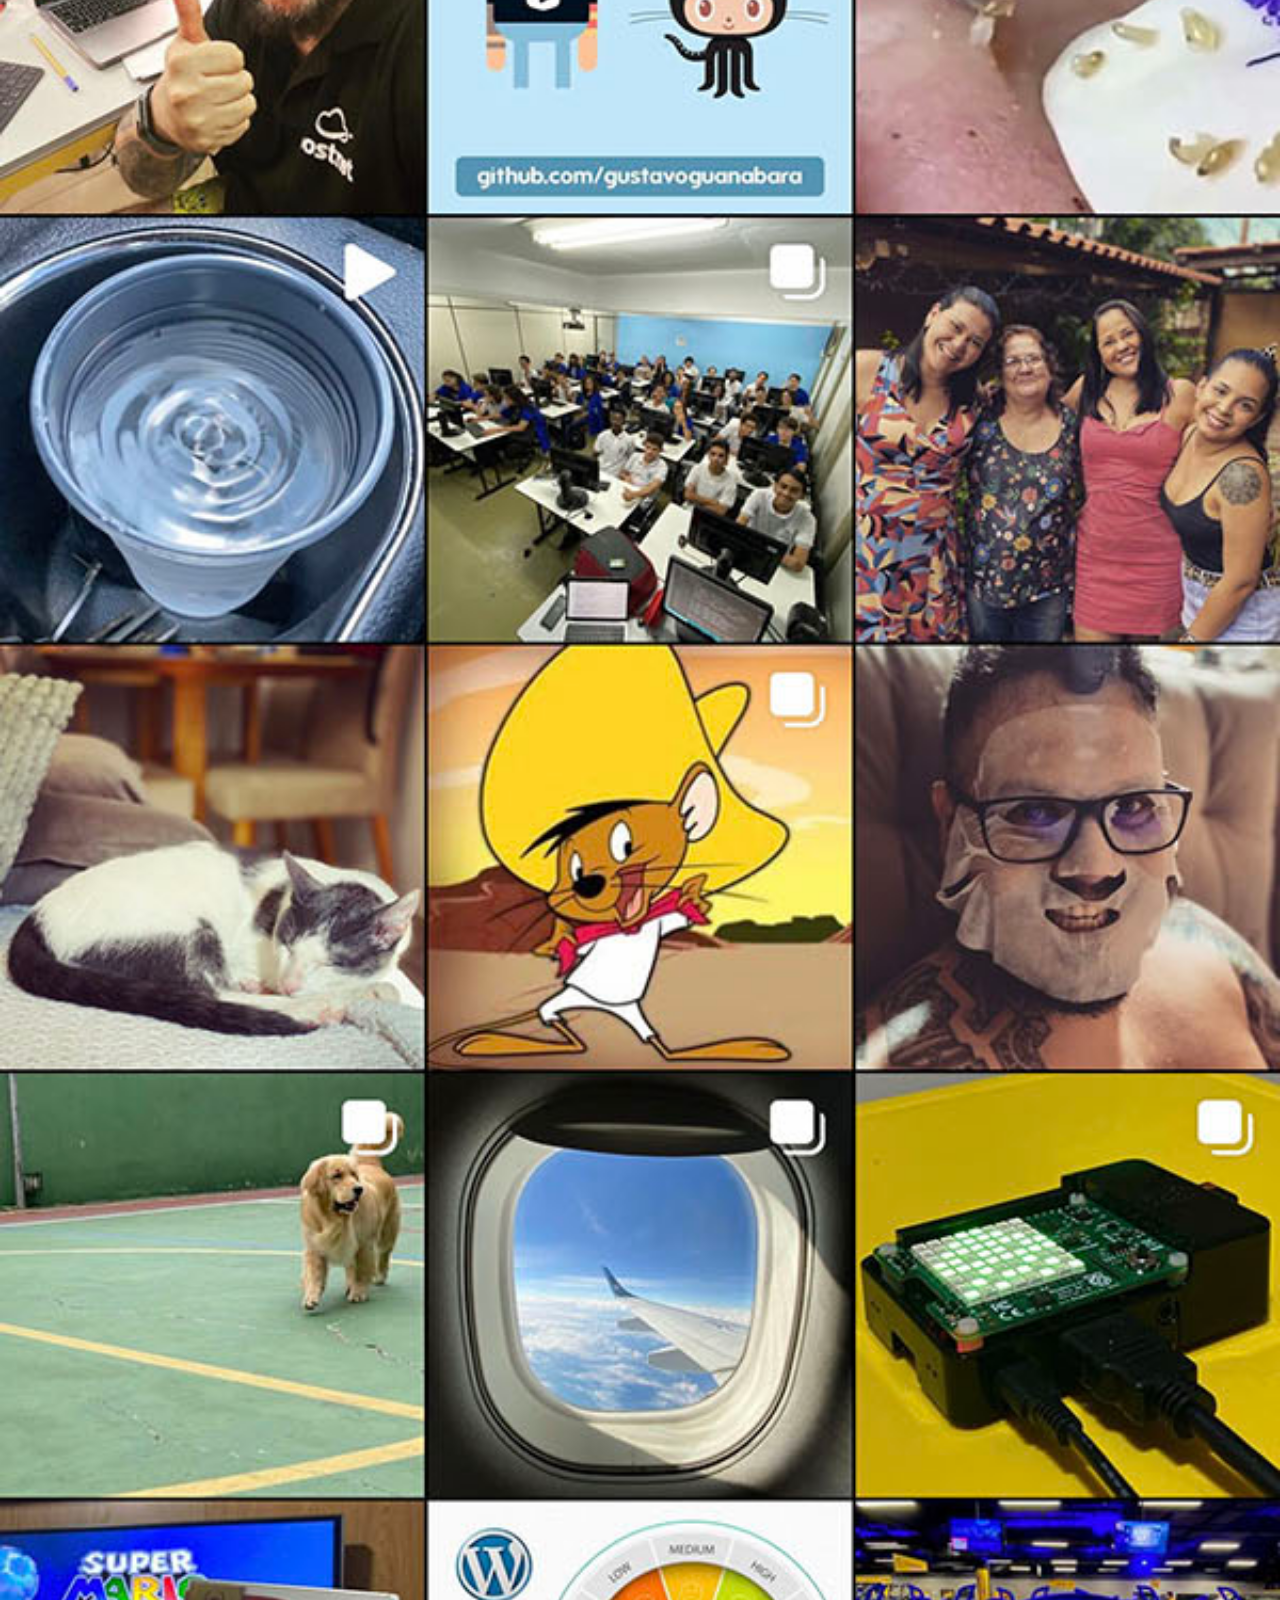
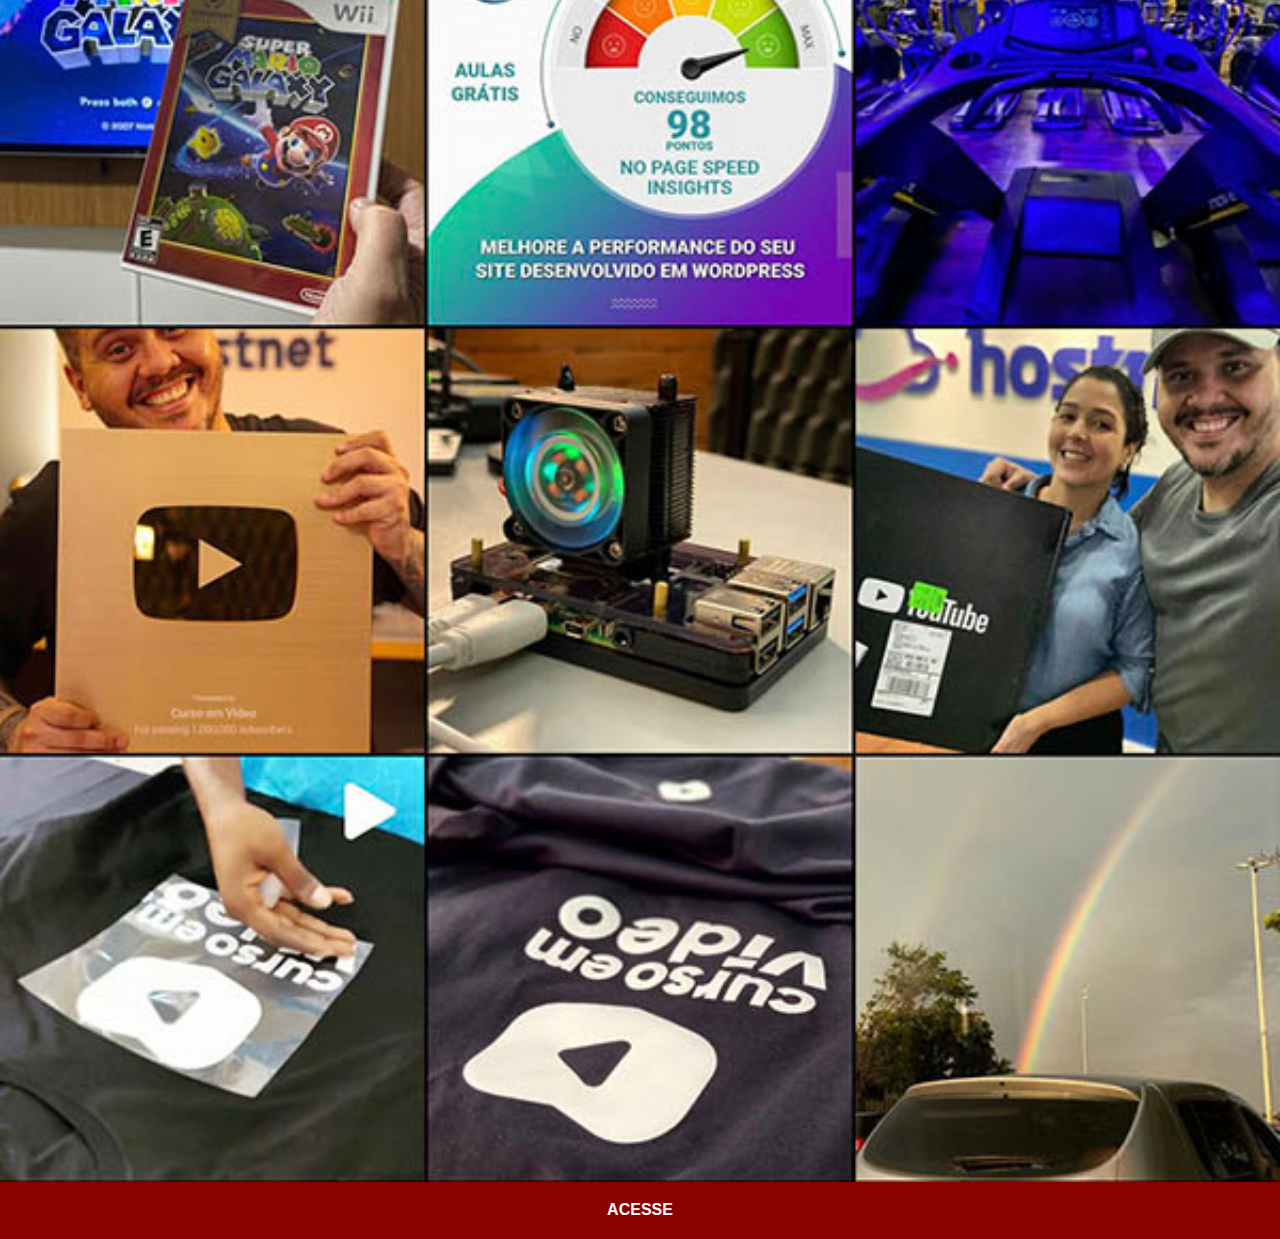
<file: social/instagram.html>
<!DOCTYPE html>
<html lang="pt-br">
<head>
    <meta charset="UTF-8">
    <meta name="viewport" content="width=device-width, initial-scale=1.0">
    <link rel="stylesheet" href="../estilos/social.css">
    <title>Document</title>
</head>
<body>
    <img src="../imagens/tela-instagram.jpg" alt="frame instagram">
    <a href="https://www.instagram.com/gustavoguanabara/" target="_blank">ACESSE</a>
</body>
</html>
</file>
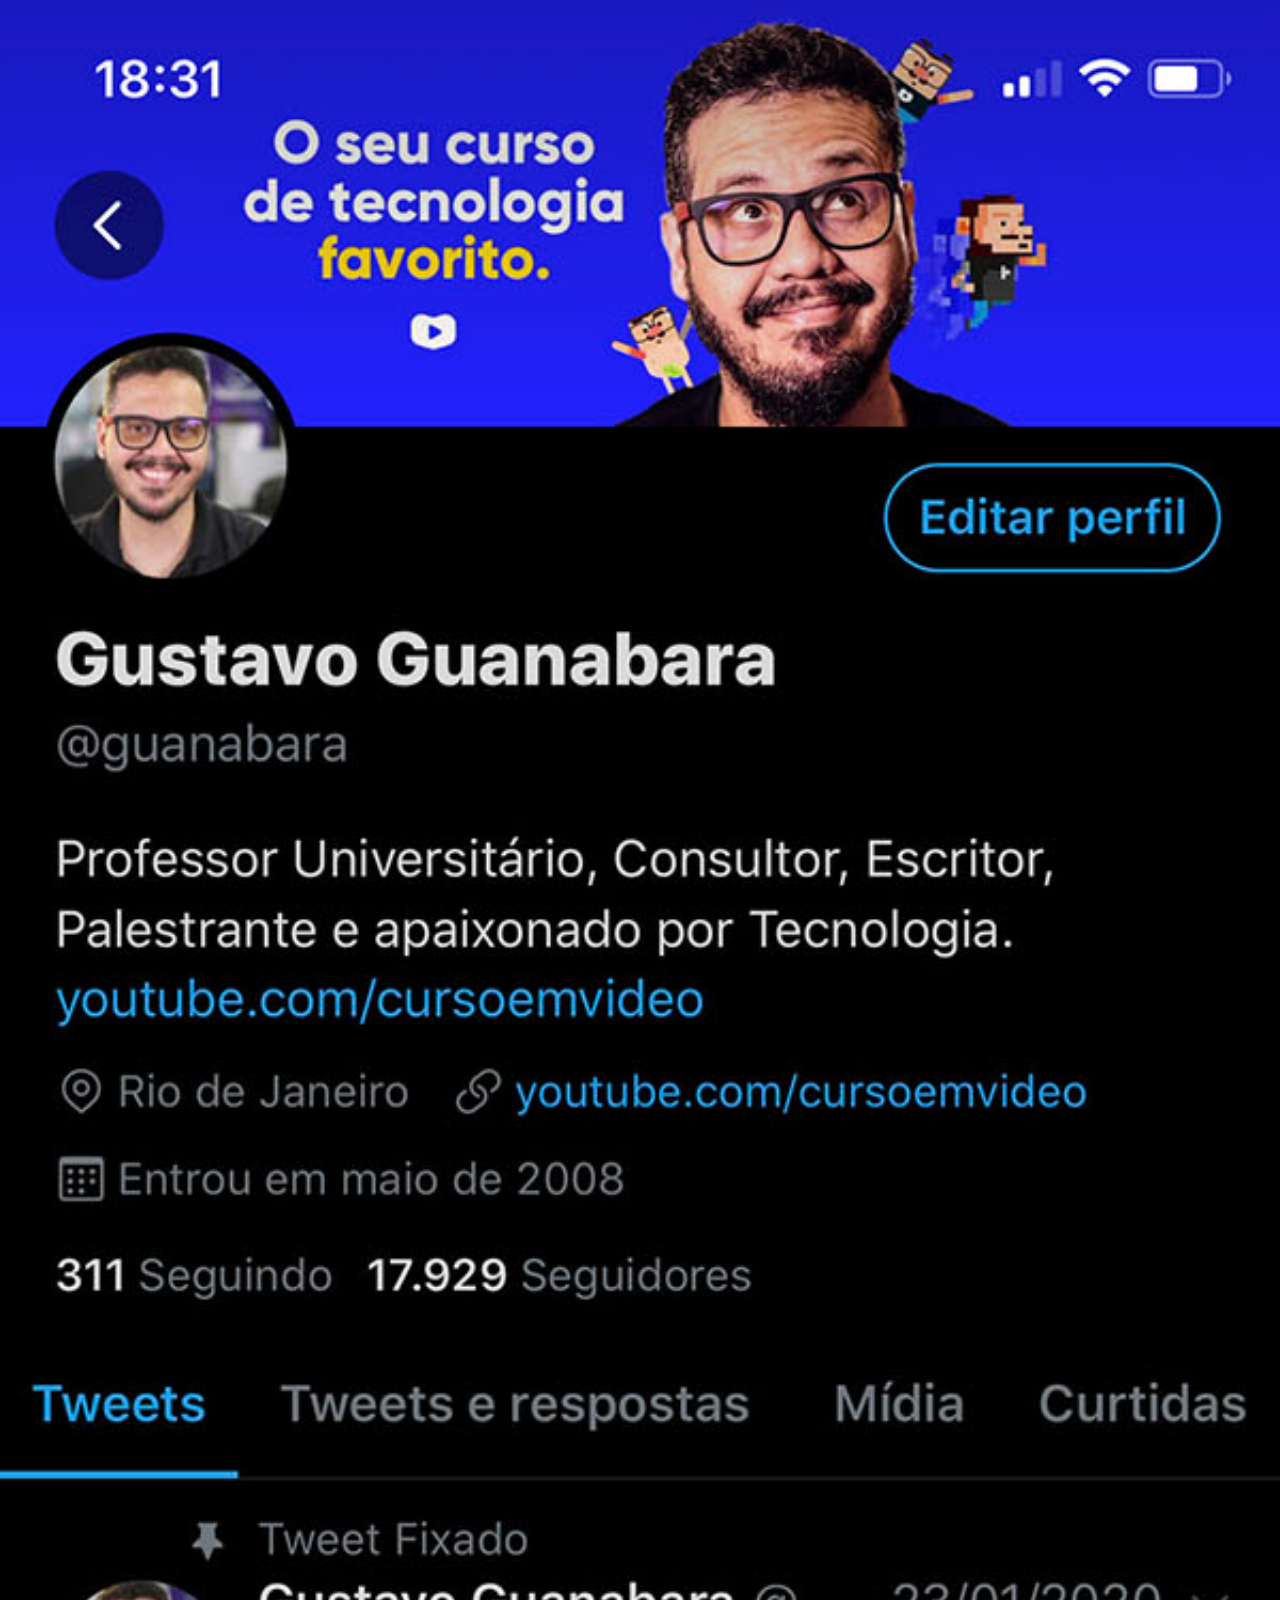
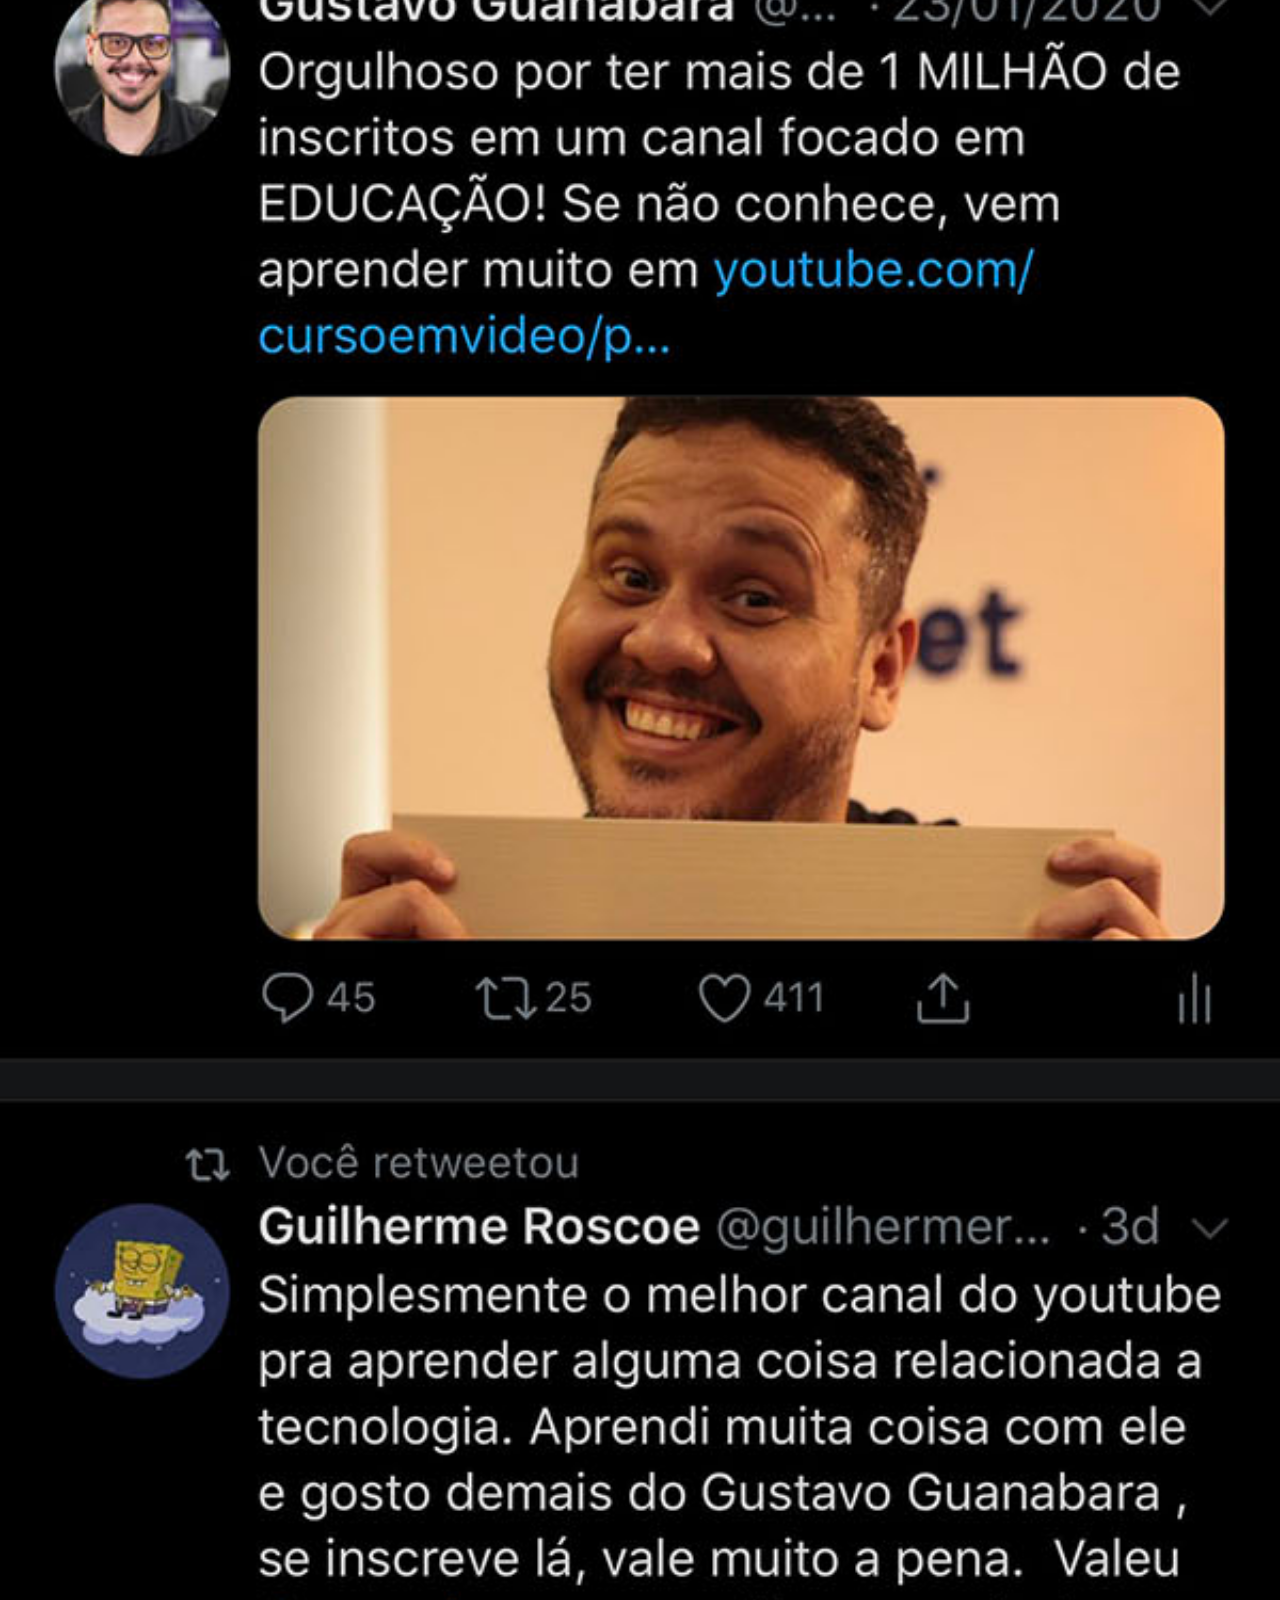
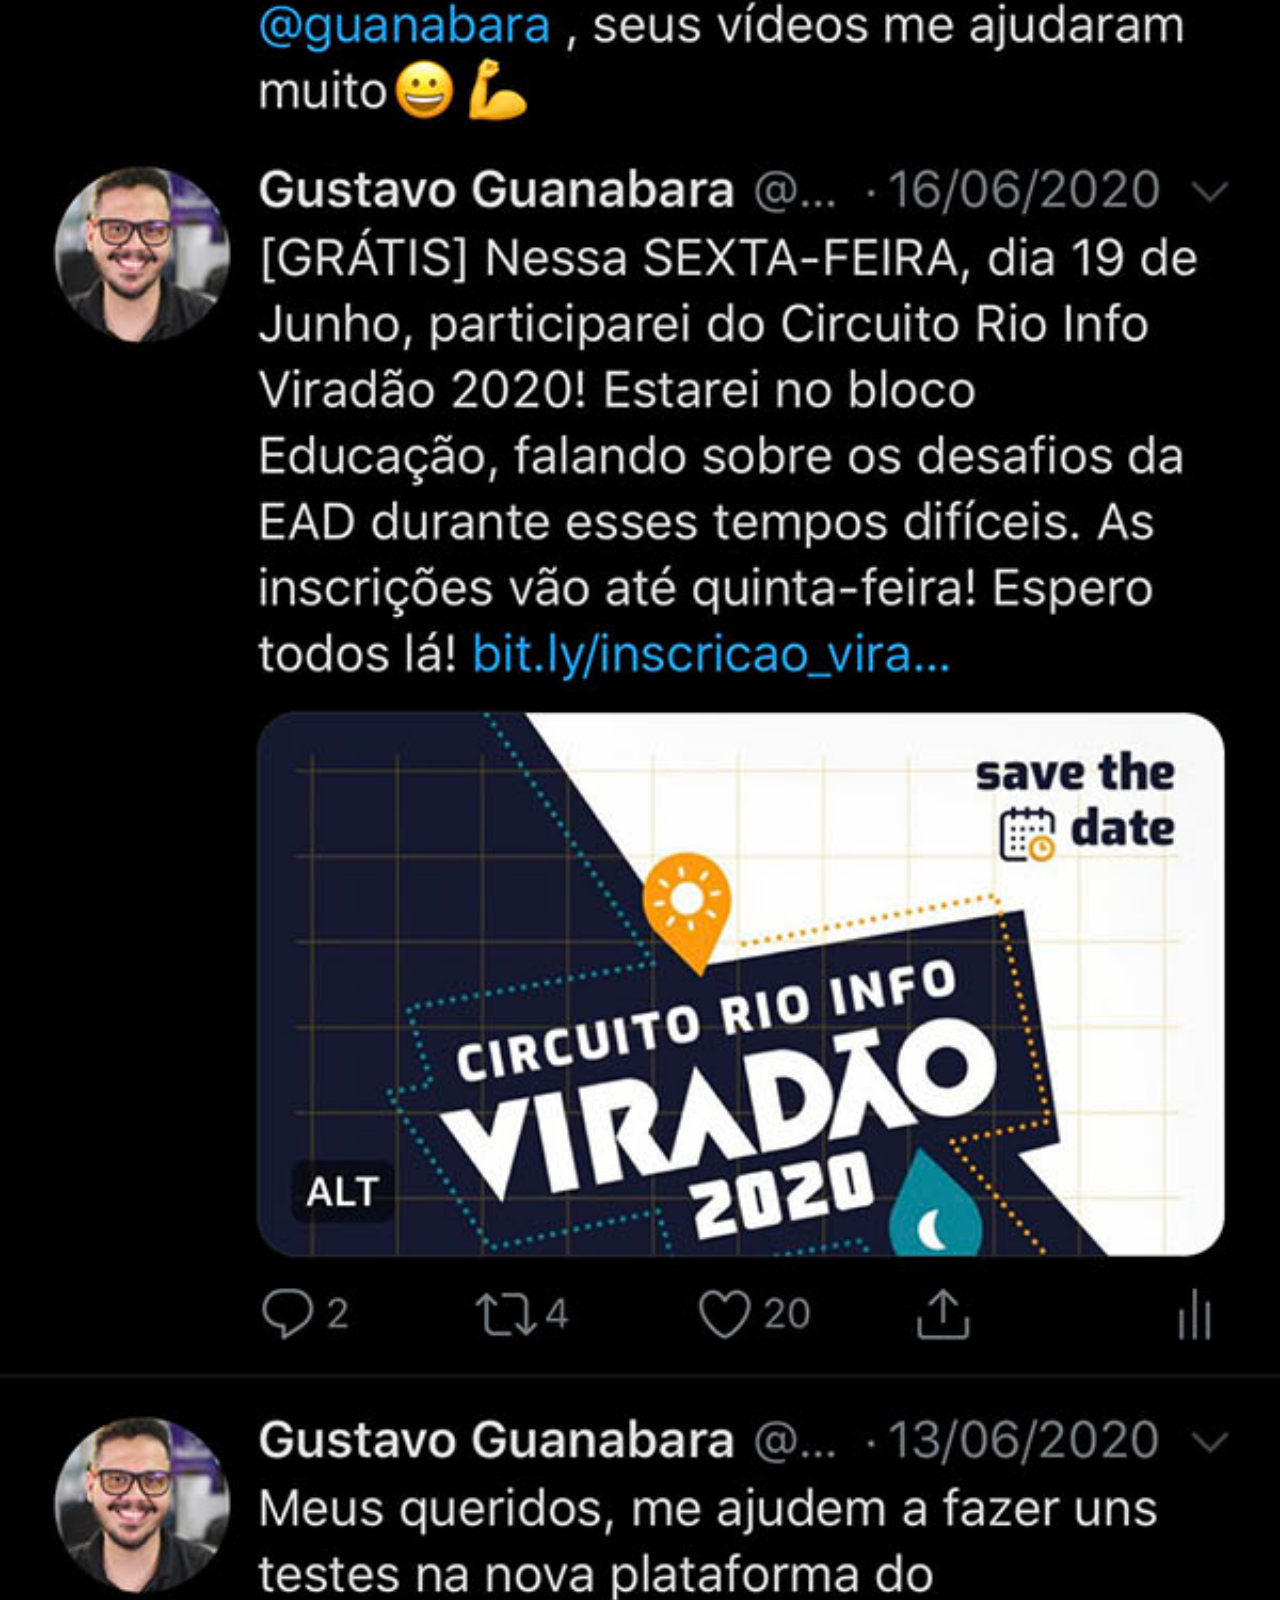
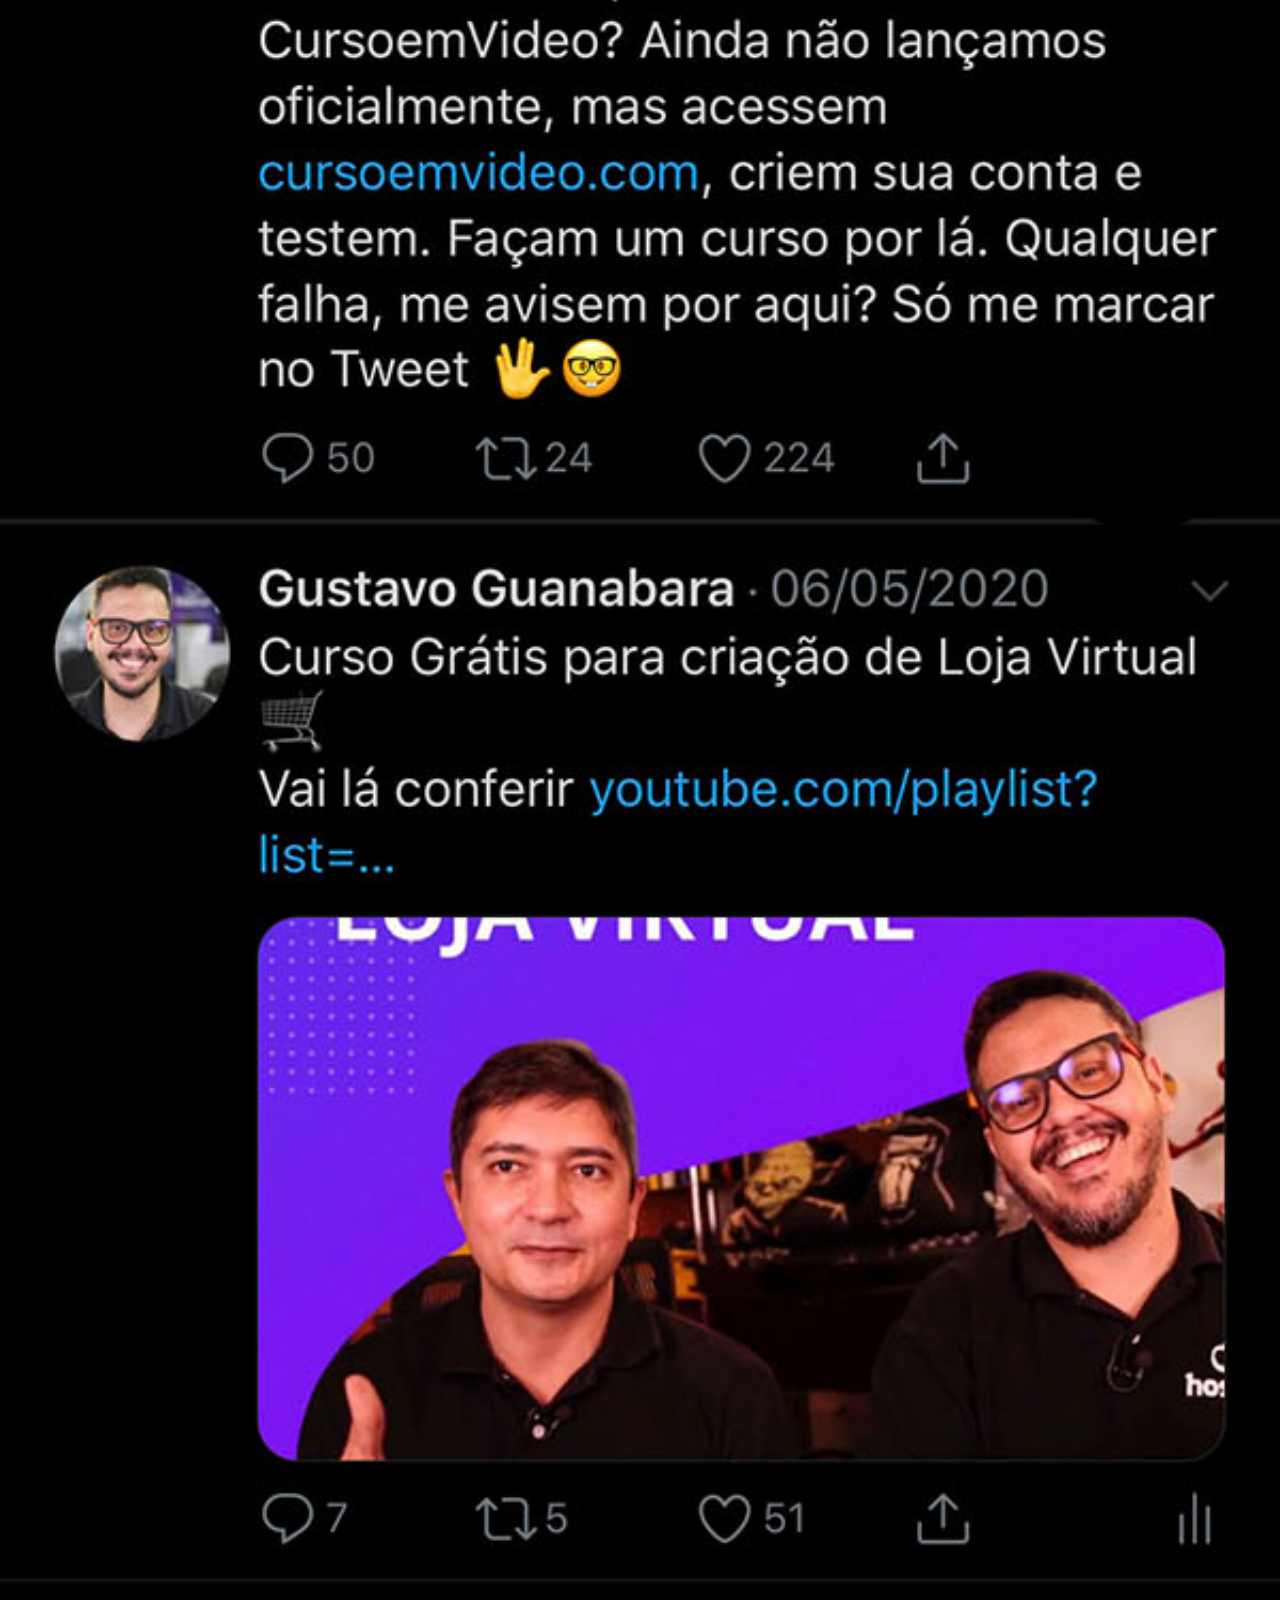
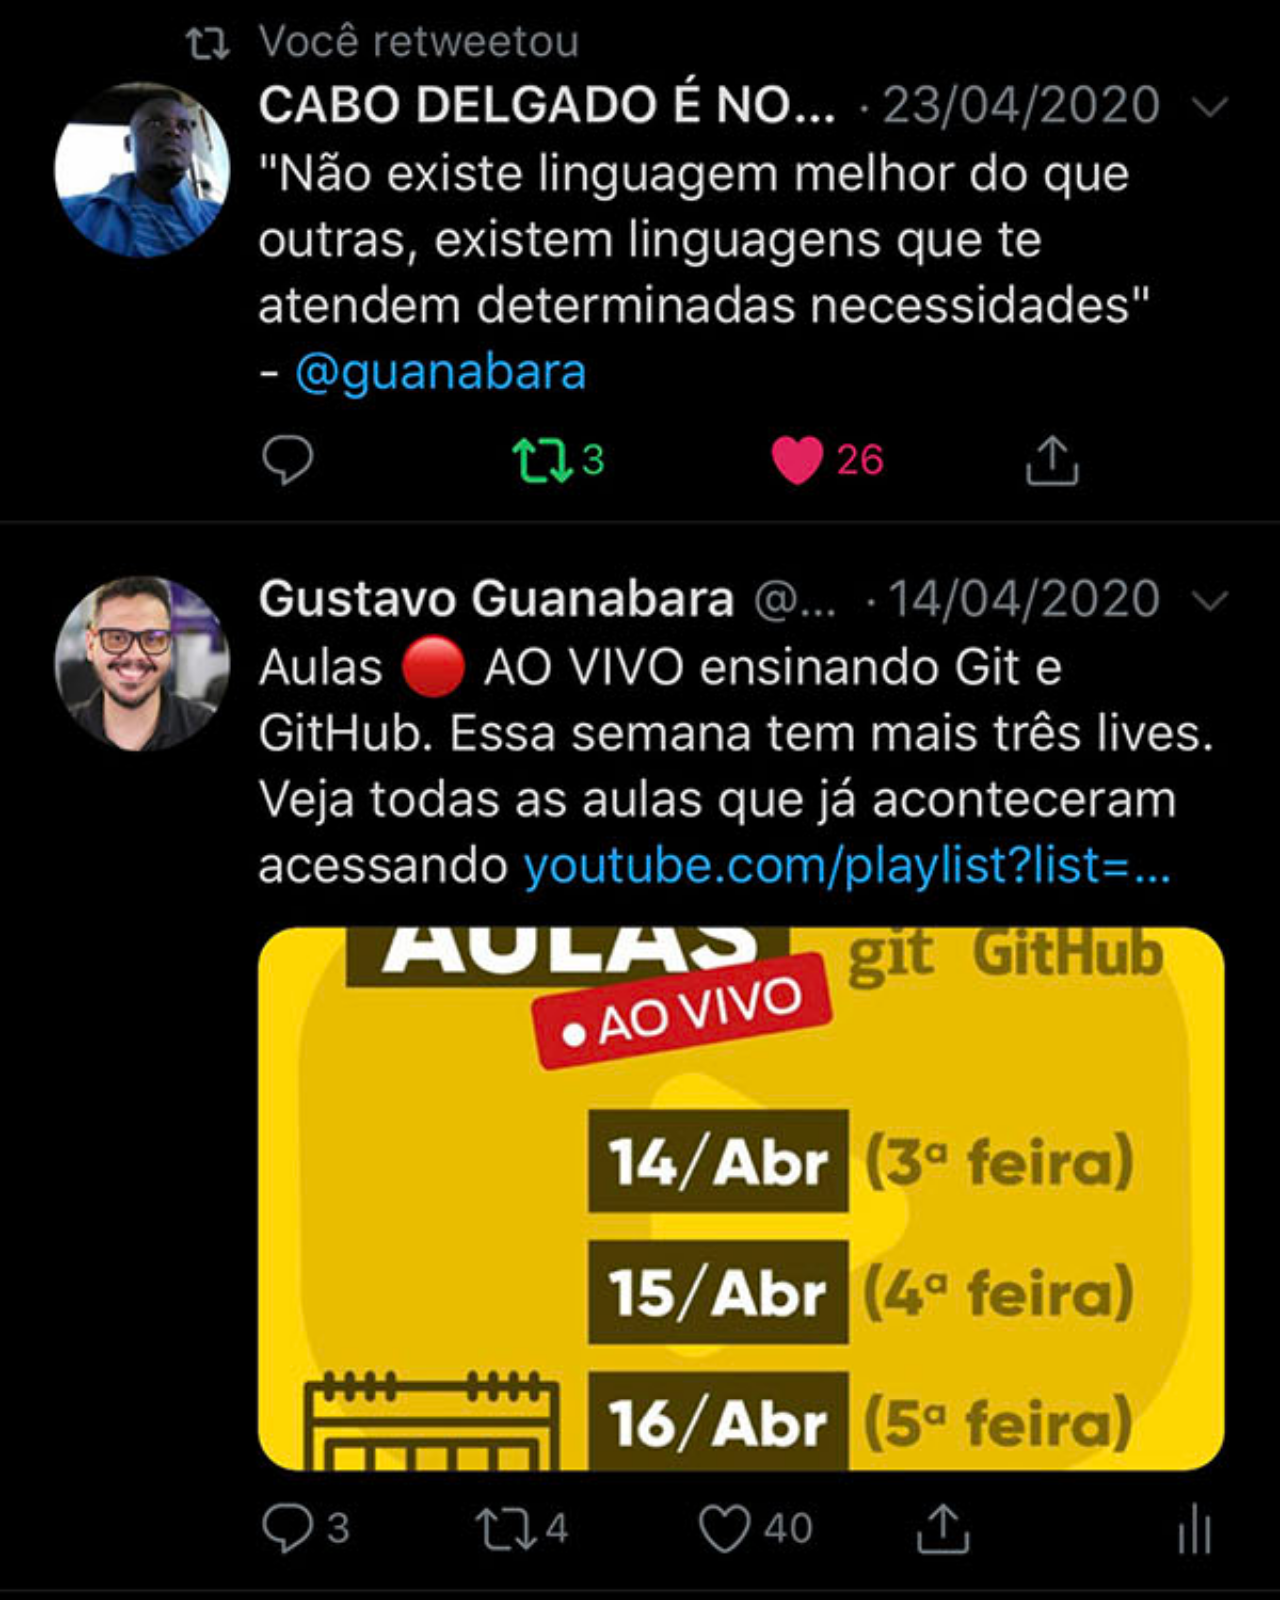
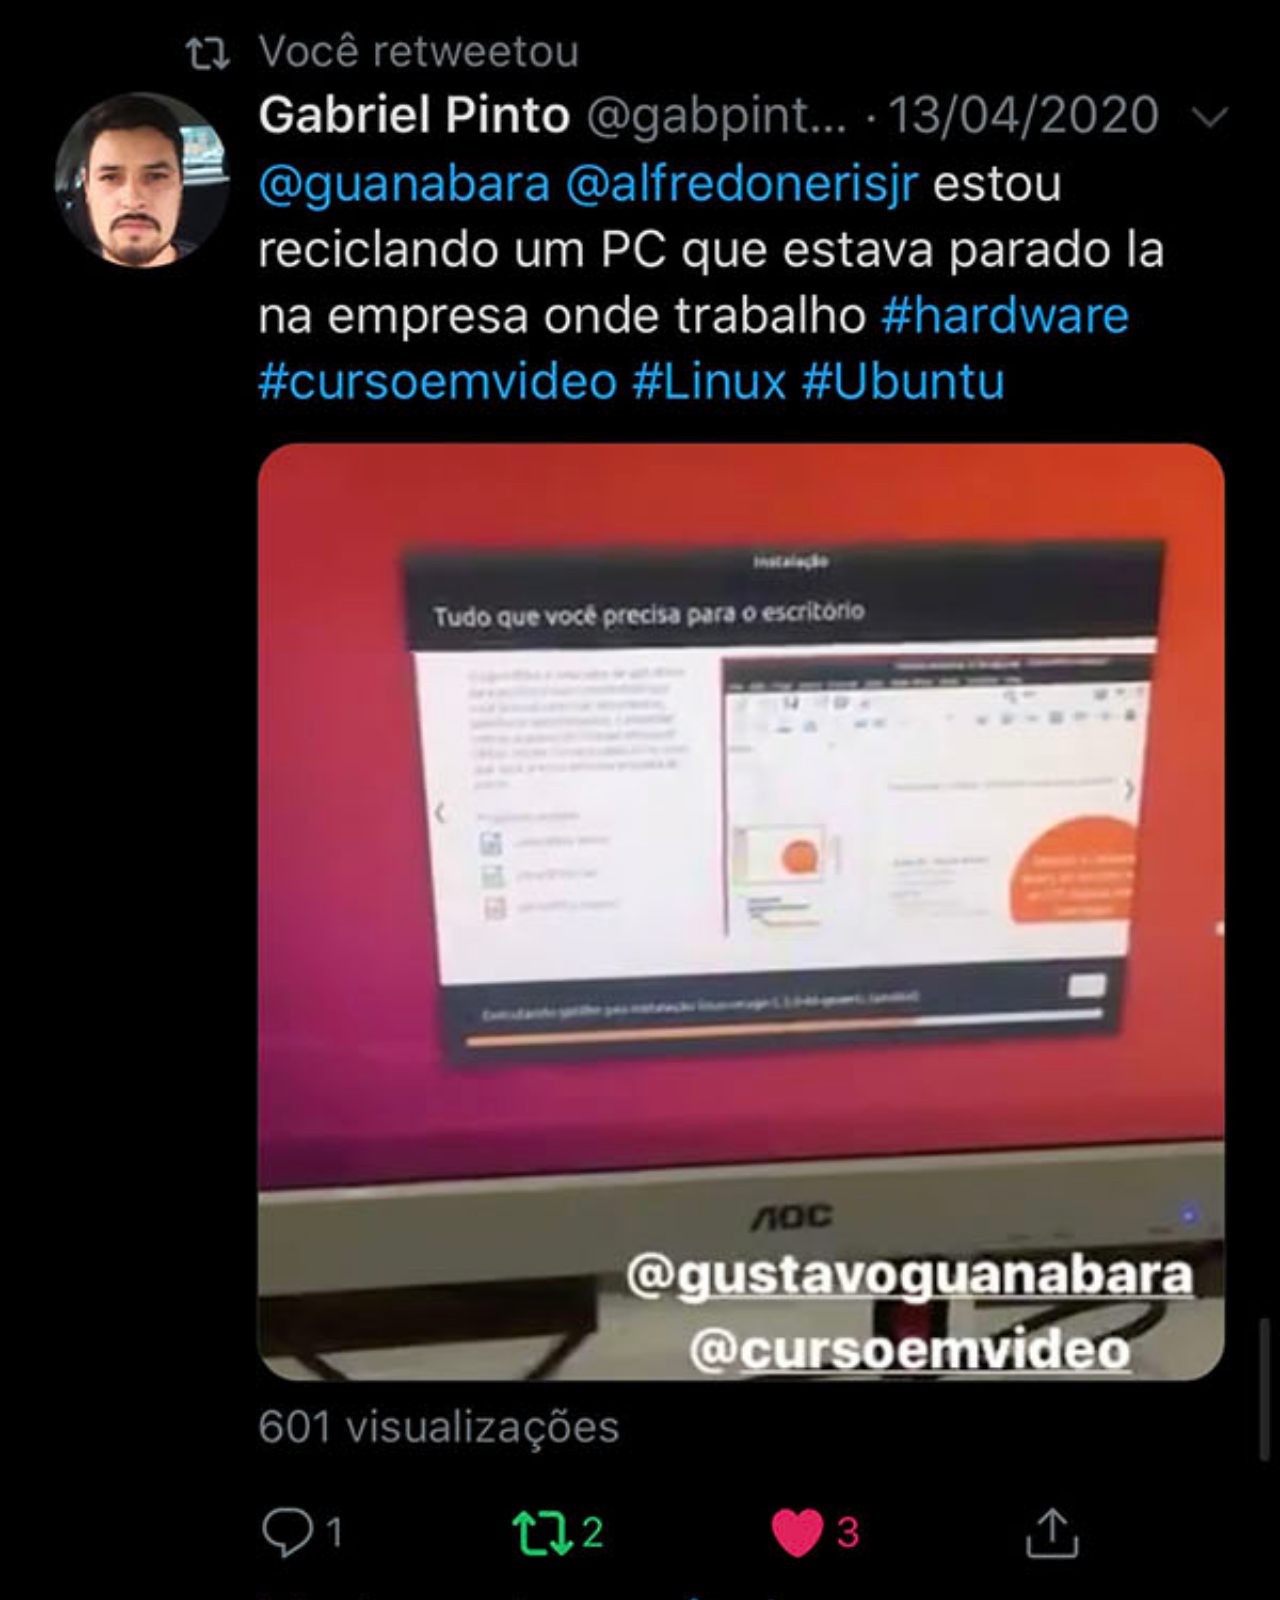
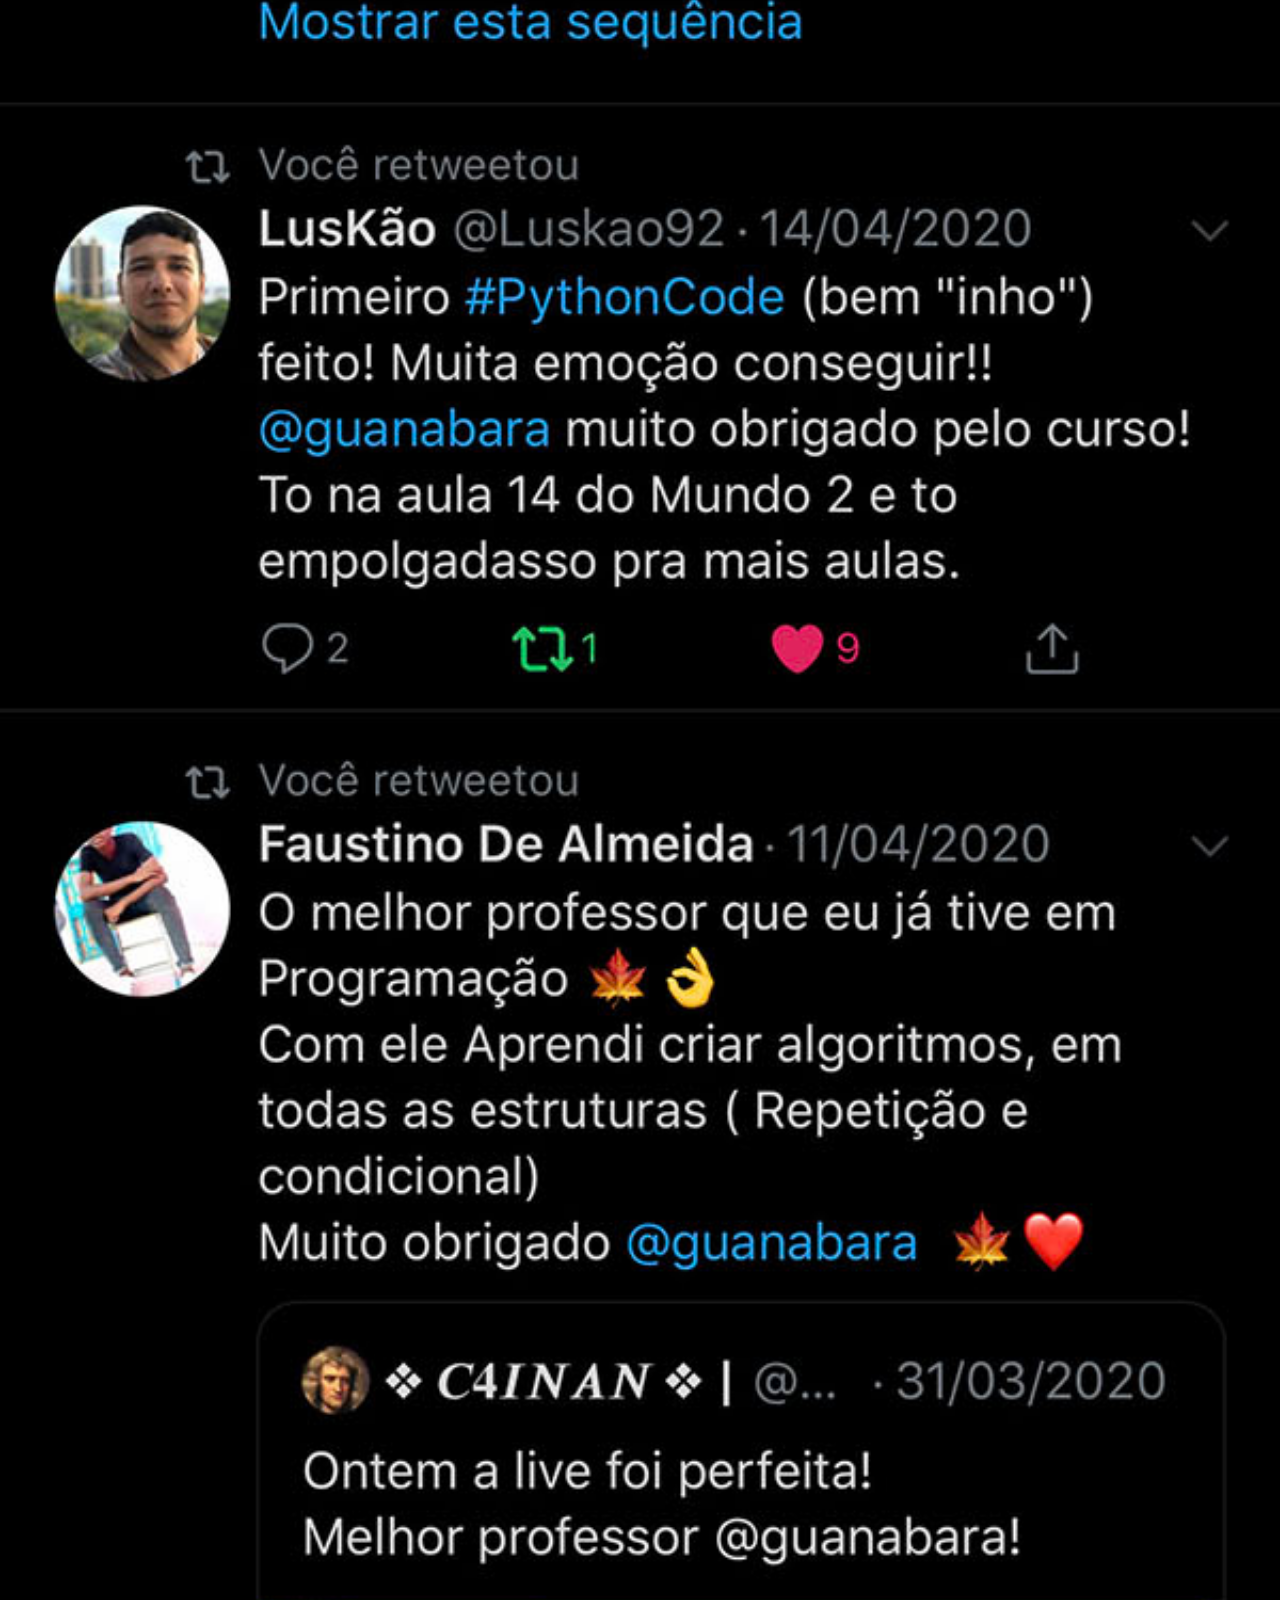
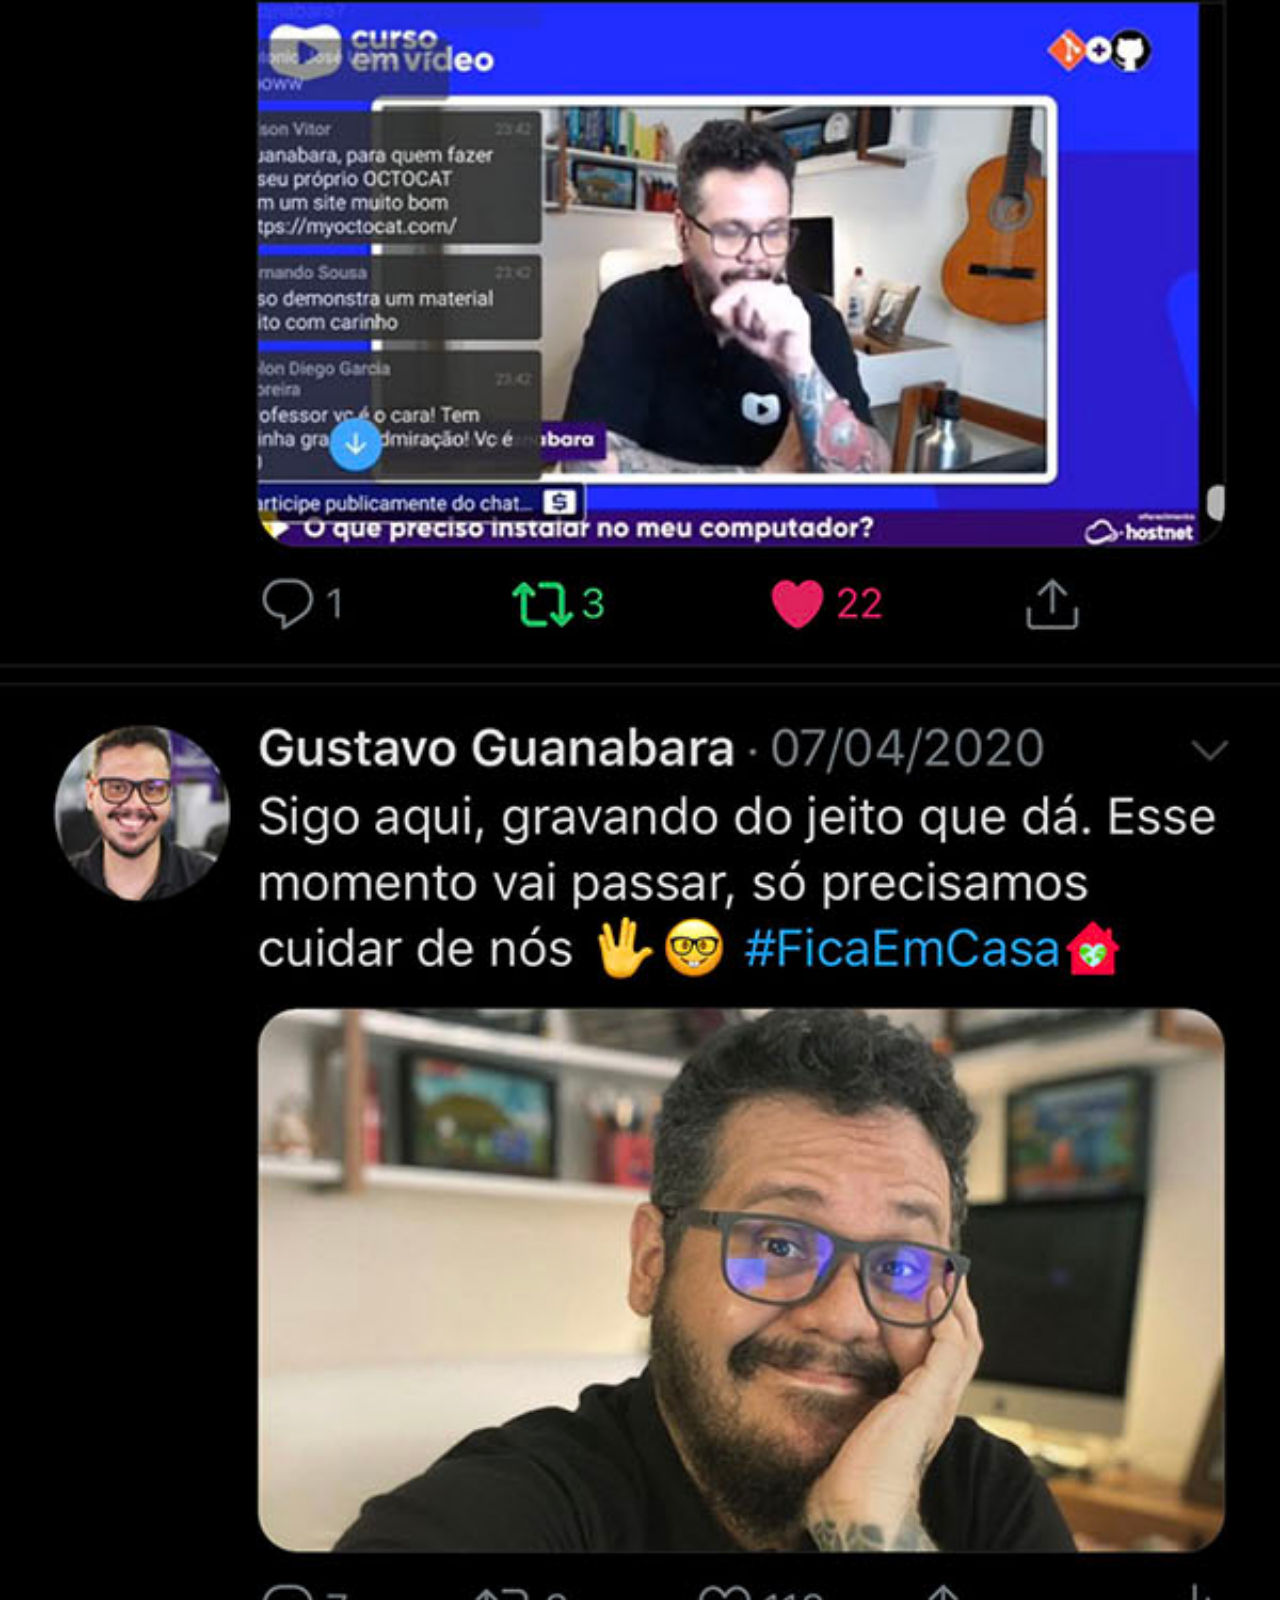
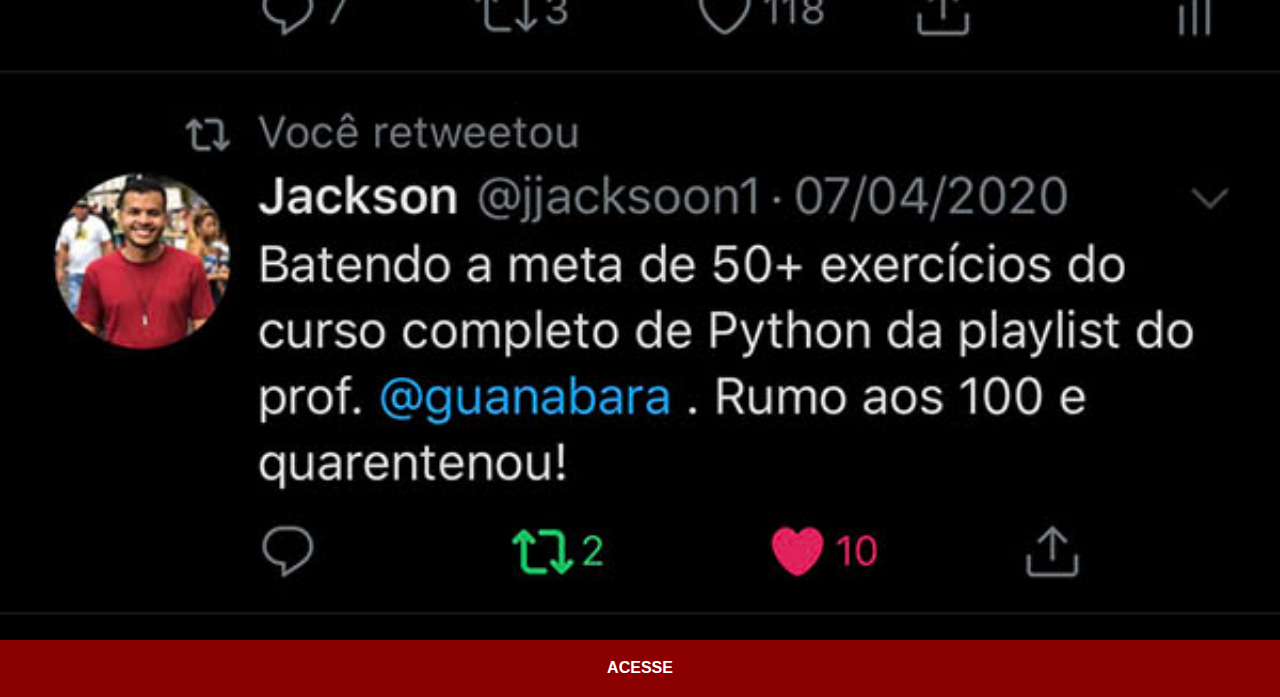
<file: social/twitter.html>
<!DOCTYPE html>
<html lang="pt-br">
<head>
    <meta charset="UTF-8">
    <meta name="viewport" content="width=device-width, initial-scale=1.0">
    <link rel="stylesheet" href="../estilos/social.css">
    <title>Document</title>
</head>
<body>
    <img src="../imagens/tela-twitter.jpg" alt="frame twitter">
    <a href="https://twitter.com/guanabara/" target="_blank">ACESSE</a>
</body>
</html>
</file>
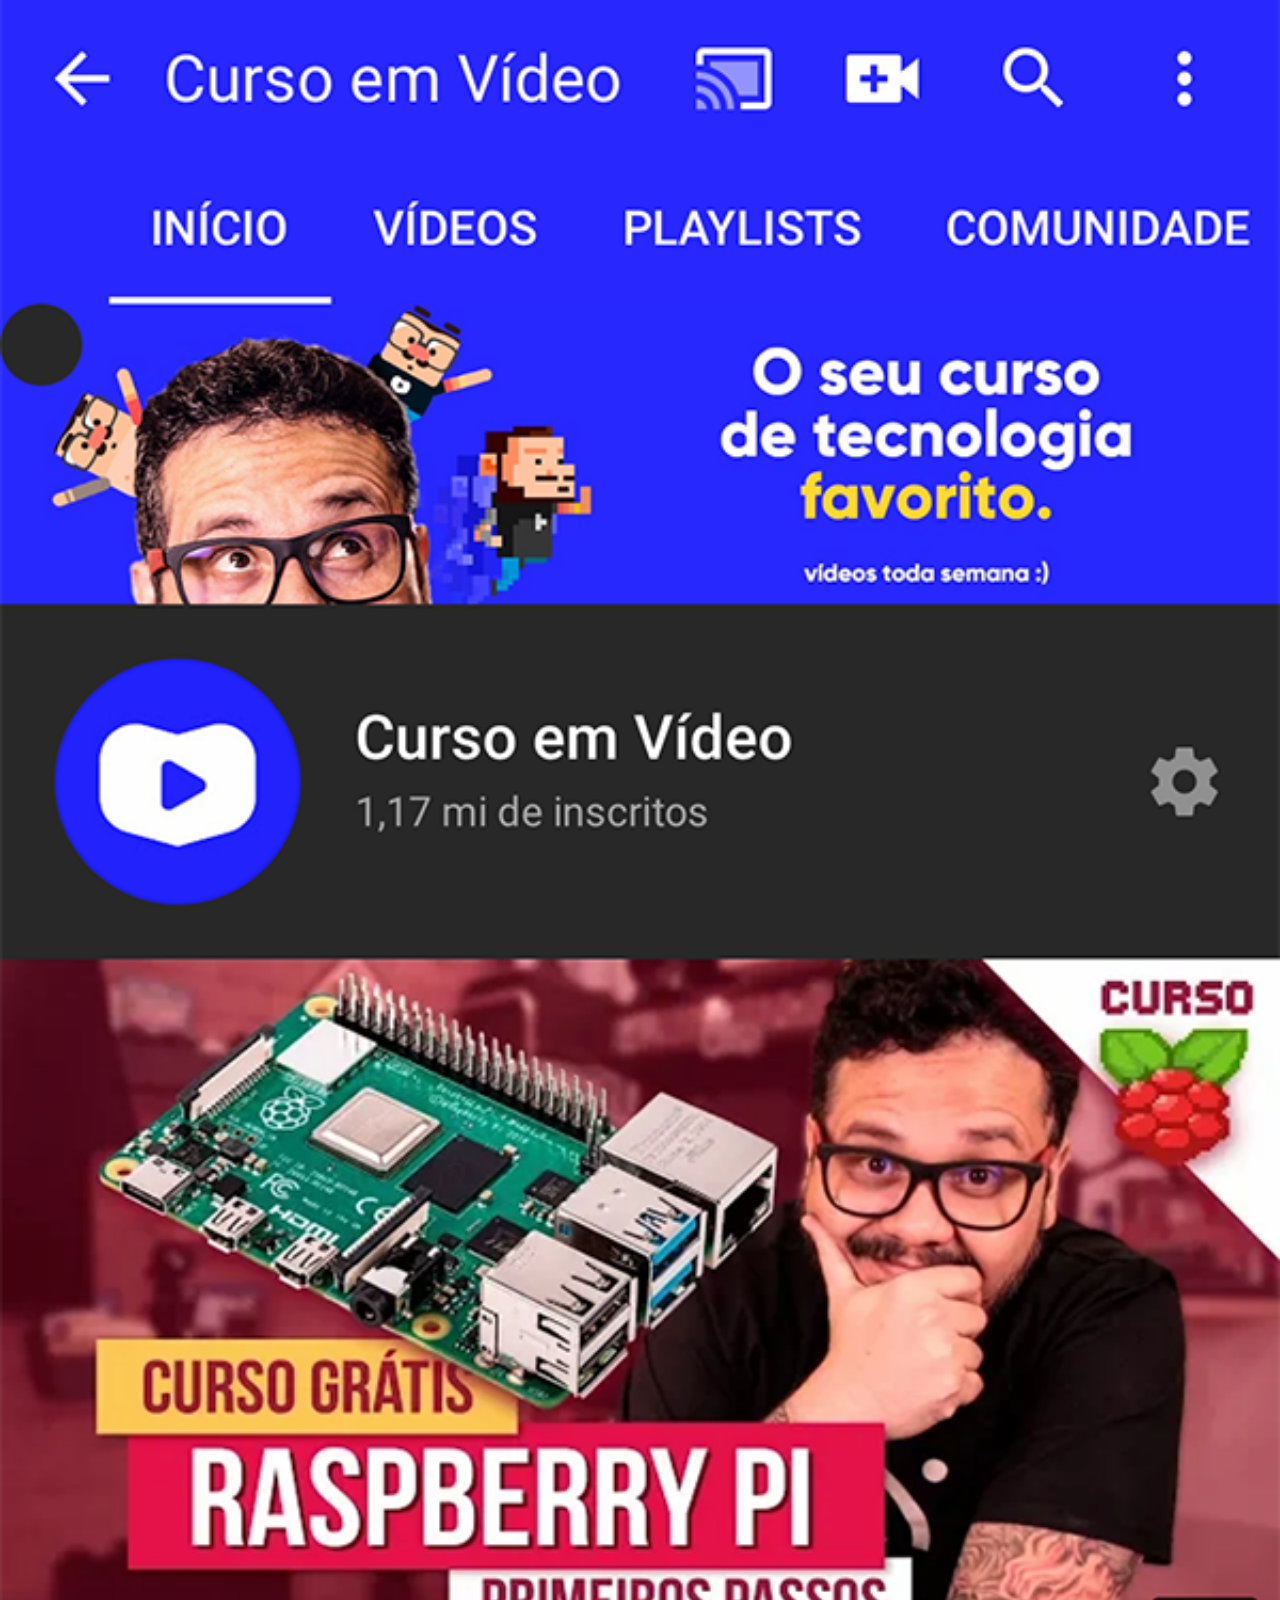
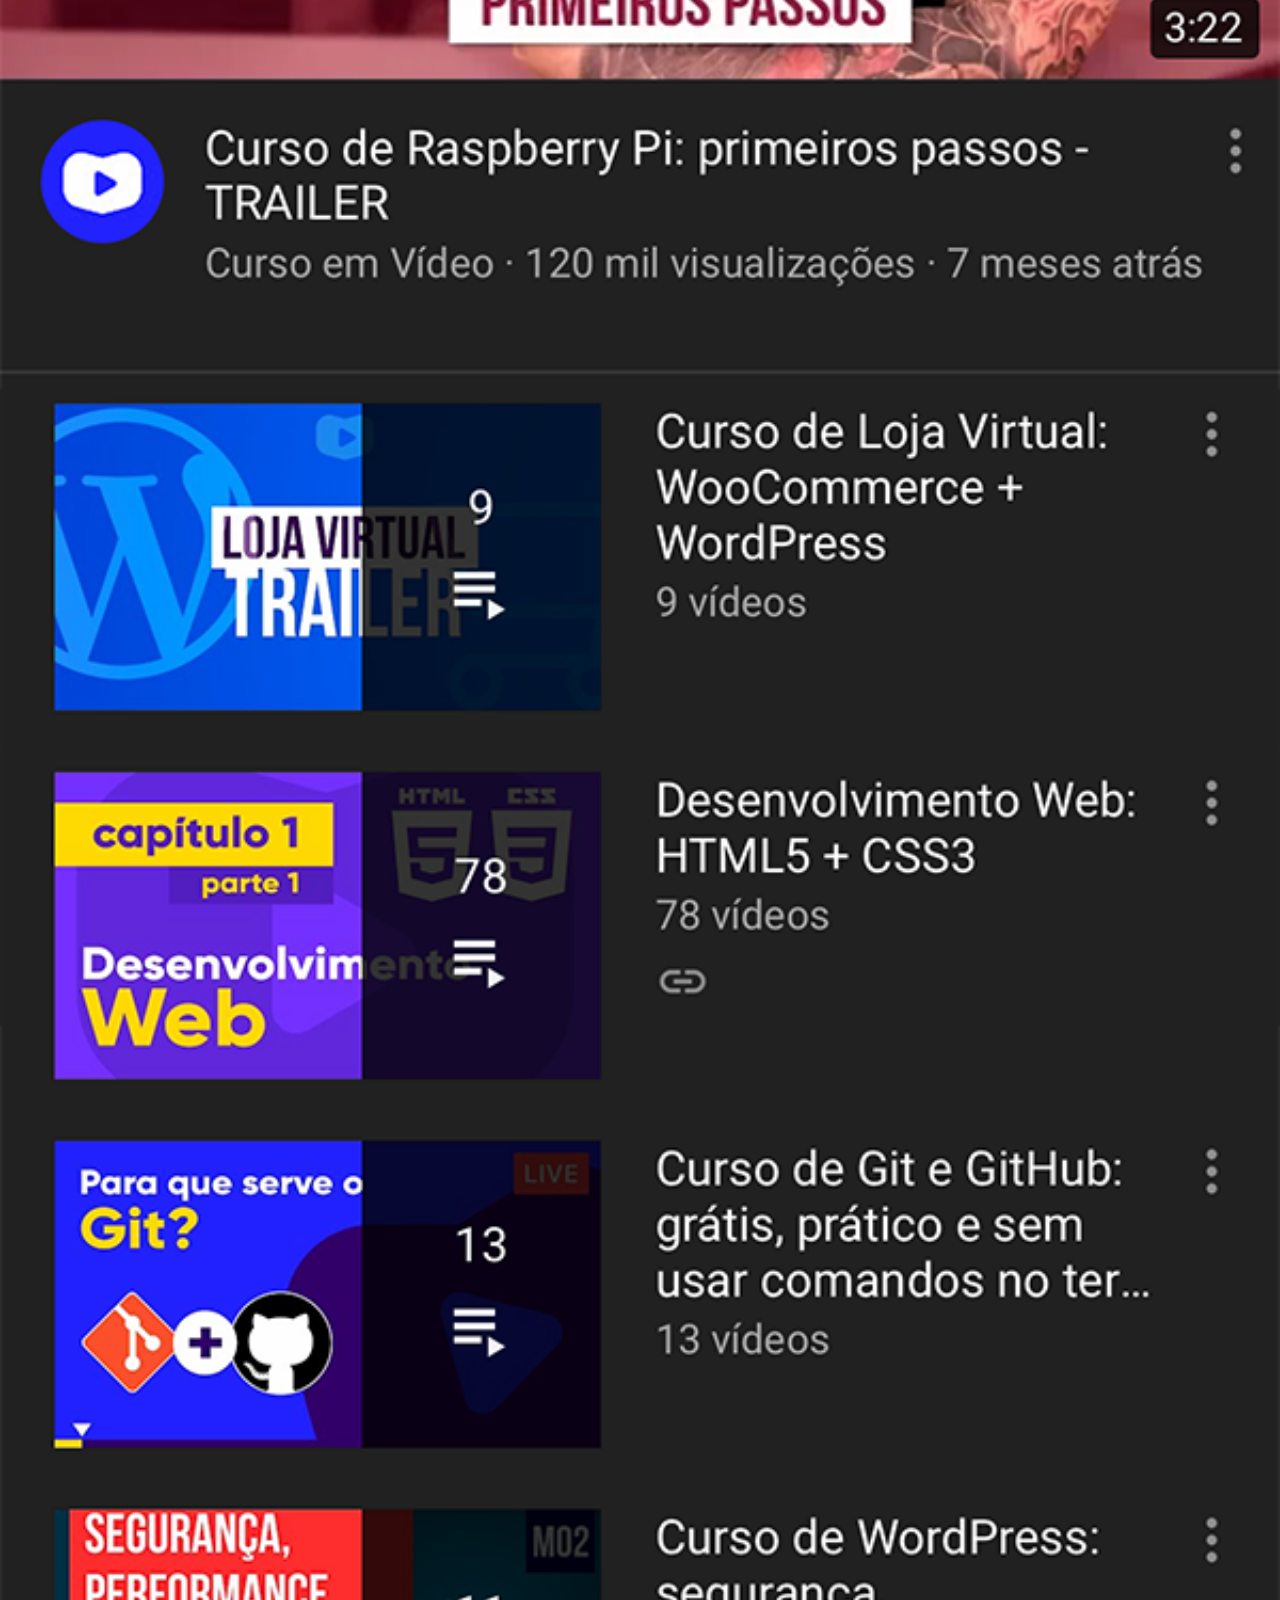
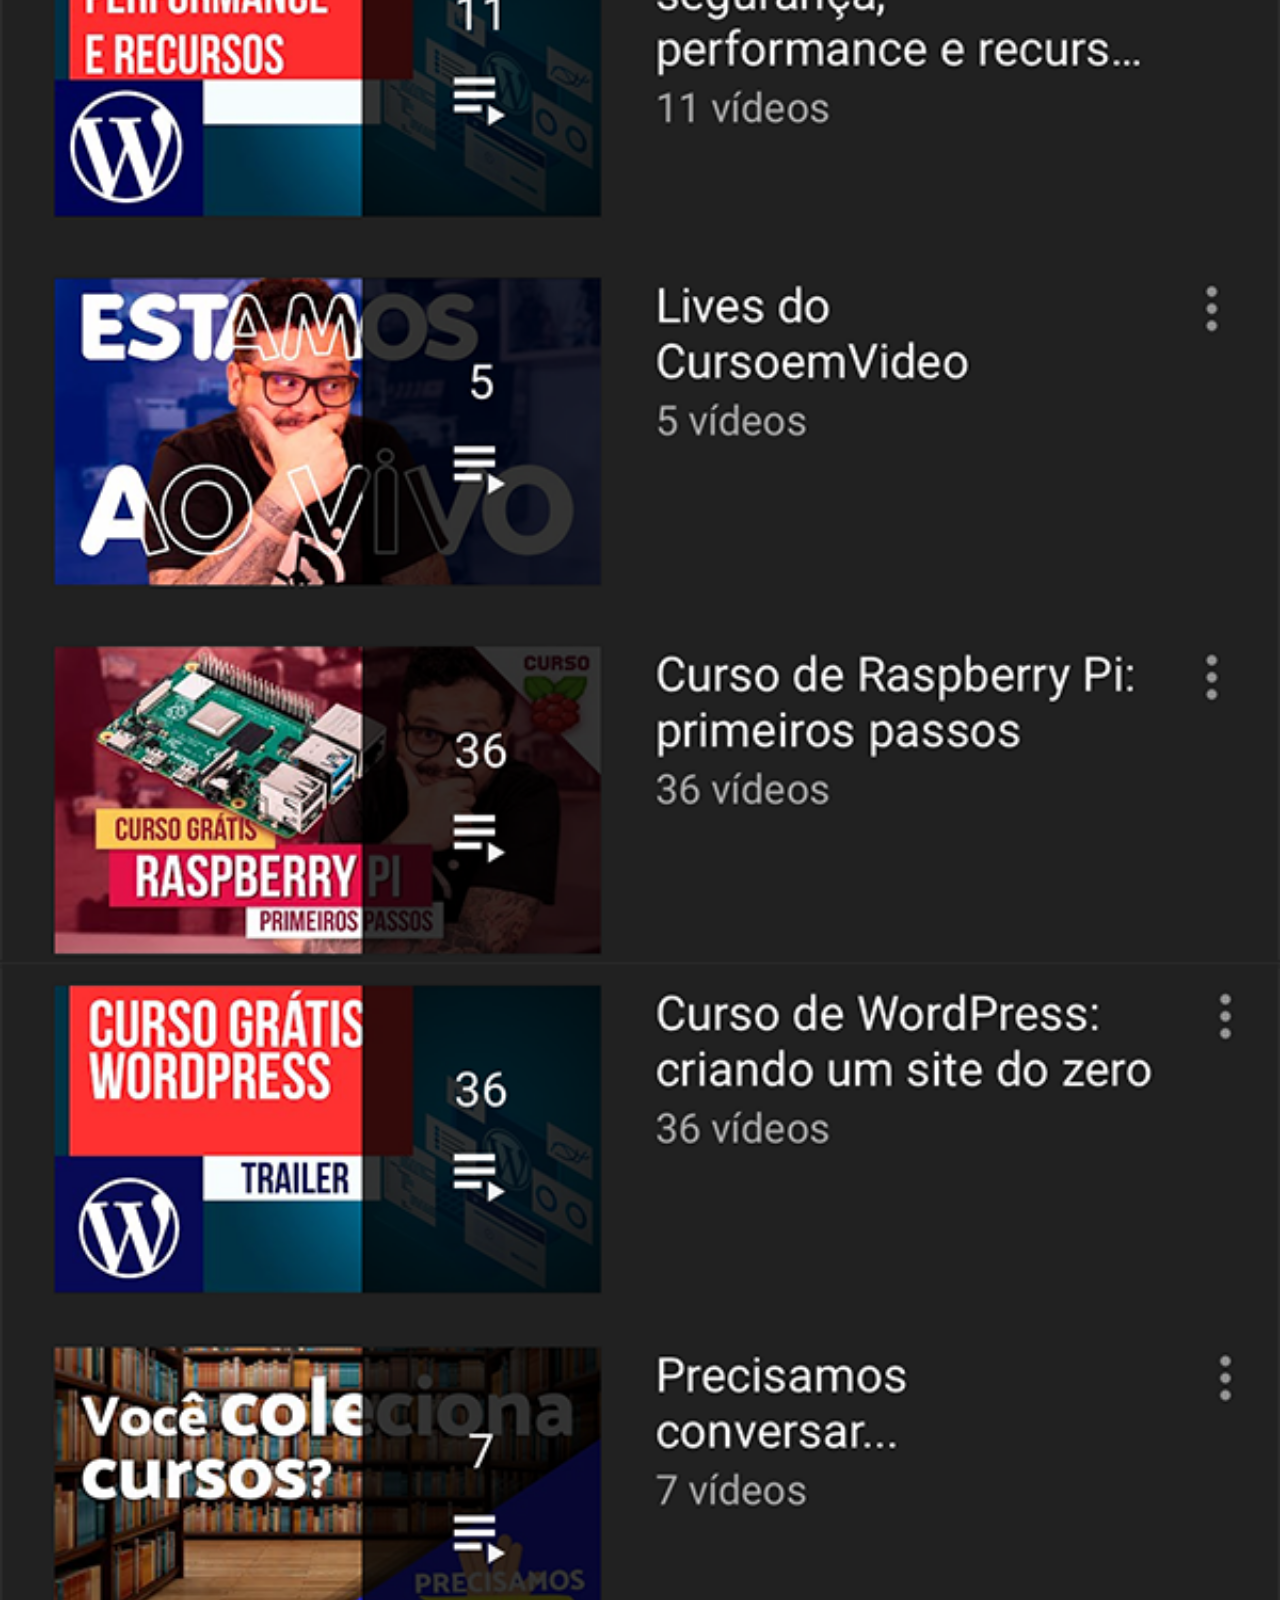
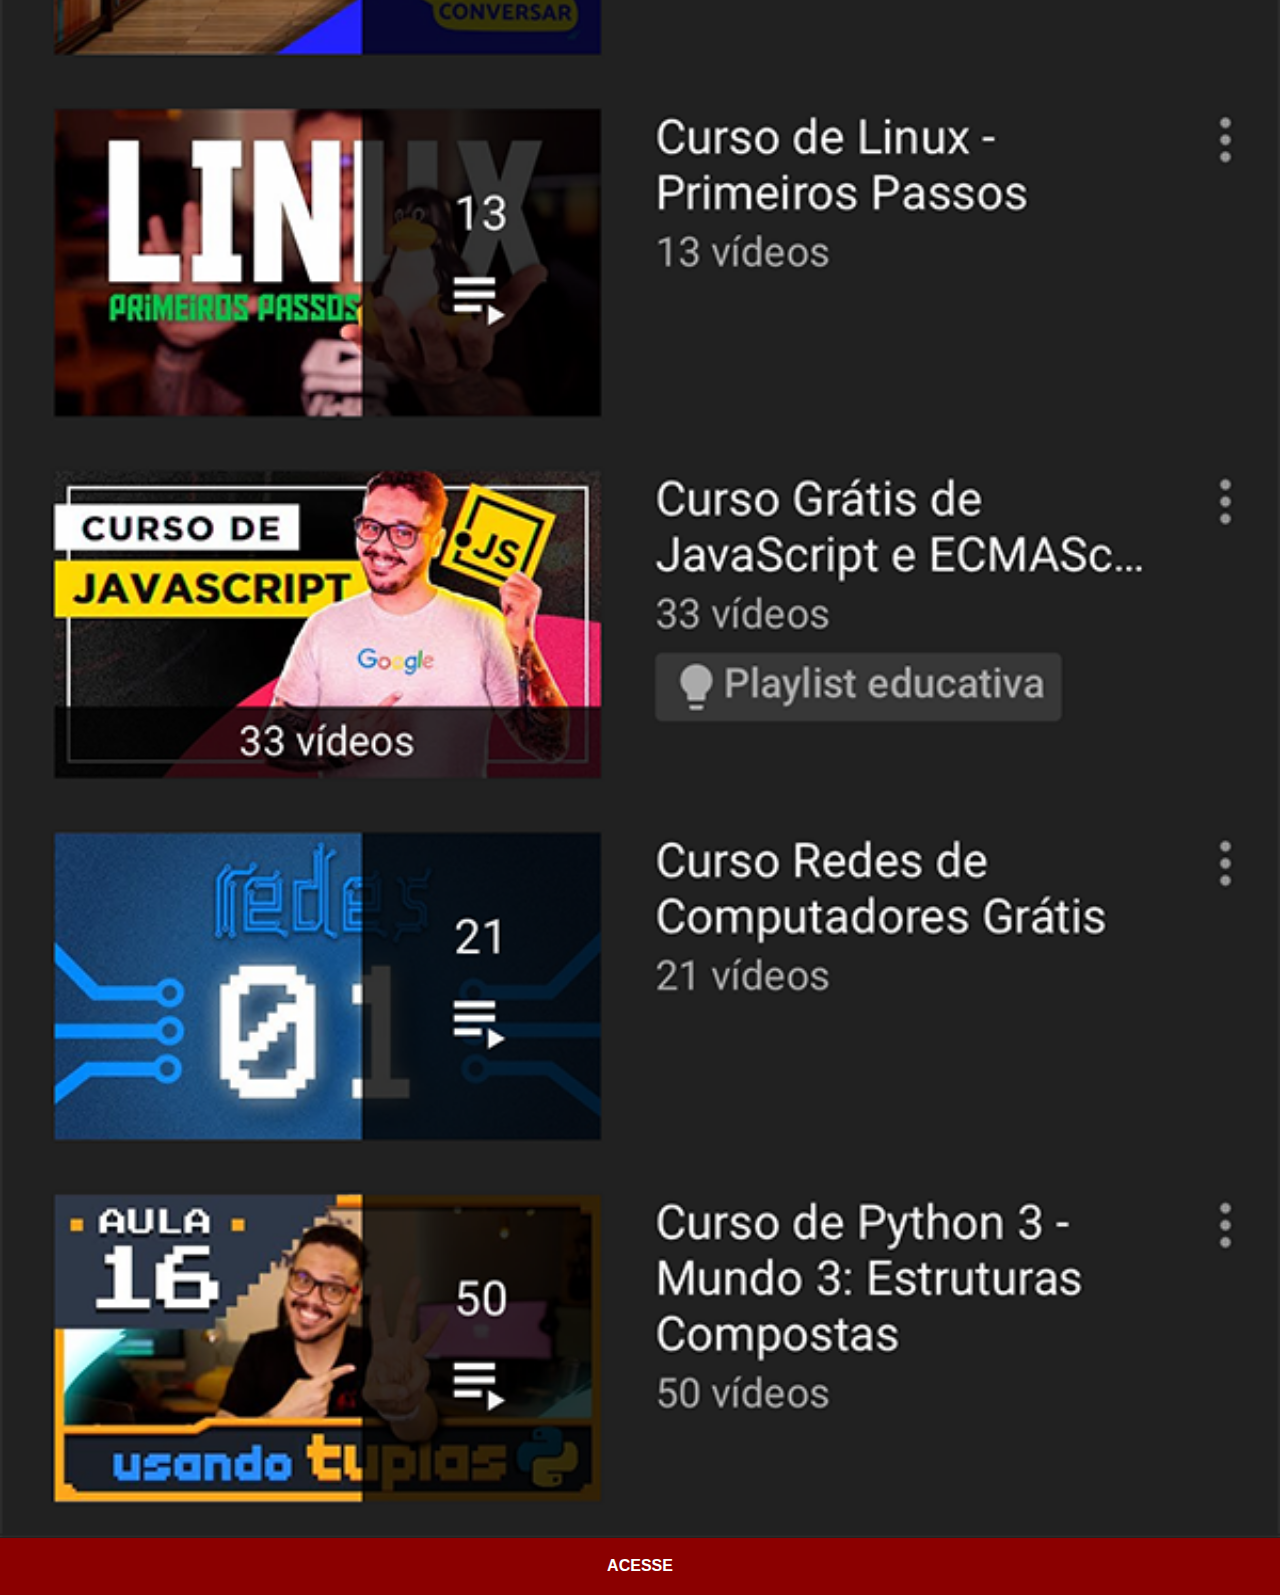
<file: social/youtube.html>
<!DOCTYPE html>
<html lang="pt-br">
<head>
    <meta charset="UTF-8">
    <meta name="viewport" content="width=device-width, initial-scale=1.0">
    <link rel="stylesheet" href="../estilos/social.css">
    <title>Document</title>
</head>
<body>
    <img src="../imagens/tela-youtube.png" alt="frame youtube">
    <a href="https://www.youtube.com/user/cursosemvideo/playlists" target="_blank">ACESSE</a>
</body>
</html>
</file>
<file: estilos/style.css>
@charset "UTF-8";

*{
    padding: 0px;
    margin: 0px;
    font-family: Arial, Helvetica, sans-serif;
}

html, body{
    width: 100vw;
    height: 100vh;
}

body{
    background:url(../imagens/fundo-madeira.jpg) no-repeat top center;
    background-size: cover;
    background-attachment: fixed;
}

main{
    width: 100vw;
    height: 100vh;
    position: relative;
}

section#telefone{
    position: absolute;
    width: 311px;
    height: 627px;
    background:url(../imagens/frame-iphone.png) no-repeat;
    top: 50%;
    left: 50%;
    transform: translate(-50%, -50%);
}

iframe#social{
    position: relative;
    background: url(../imagens/tela-home.jpg) no-repeat;
    background-size: cover;
    background-attachment: fixed;
    top: 80px;
    left: 22px;
    width: 267px;
    height: 471px;
}

section#social{
    text-align: right;
}

section#social img{
    border-radius: 50%;
    width: 50px;
    margin: 10px;
    box-shadow: 2px 2px 5px rgba(0, 0, 0, 0.591);
    box-sizing: border-box;
}

section#social img:hover{
    border: 2px solid white;
    transform: translate(-3px, -3px);
    transition: transform 0.4s, border 0.4s;
    box-shadow: 5px 5px 10px rgba(0, 0, 0, 0.591);
}
</file>
<file: estilos/social.css>
@charset "UTF-8";

*{
    margin: 0px;
    padding: 0px;
    font-family: Arial, Helvetica, sans-serif;
}

::-webkit-scrollbar{
    width: 0px;
    height: 0px;
}

img{
    width: 100vw;
}

a{
    background-color: darkred;
    color: white;
    padding: 20px;
    text-decoration: none;
    font-weight: bolder;
    display: block;
    text-align: center;
    margin-top: -5px;
}

a:hover{
    background-color: red;
}
</file>
